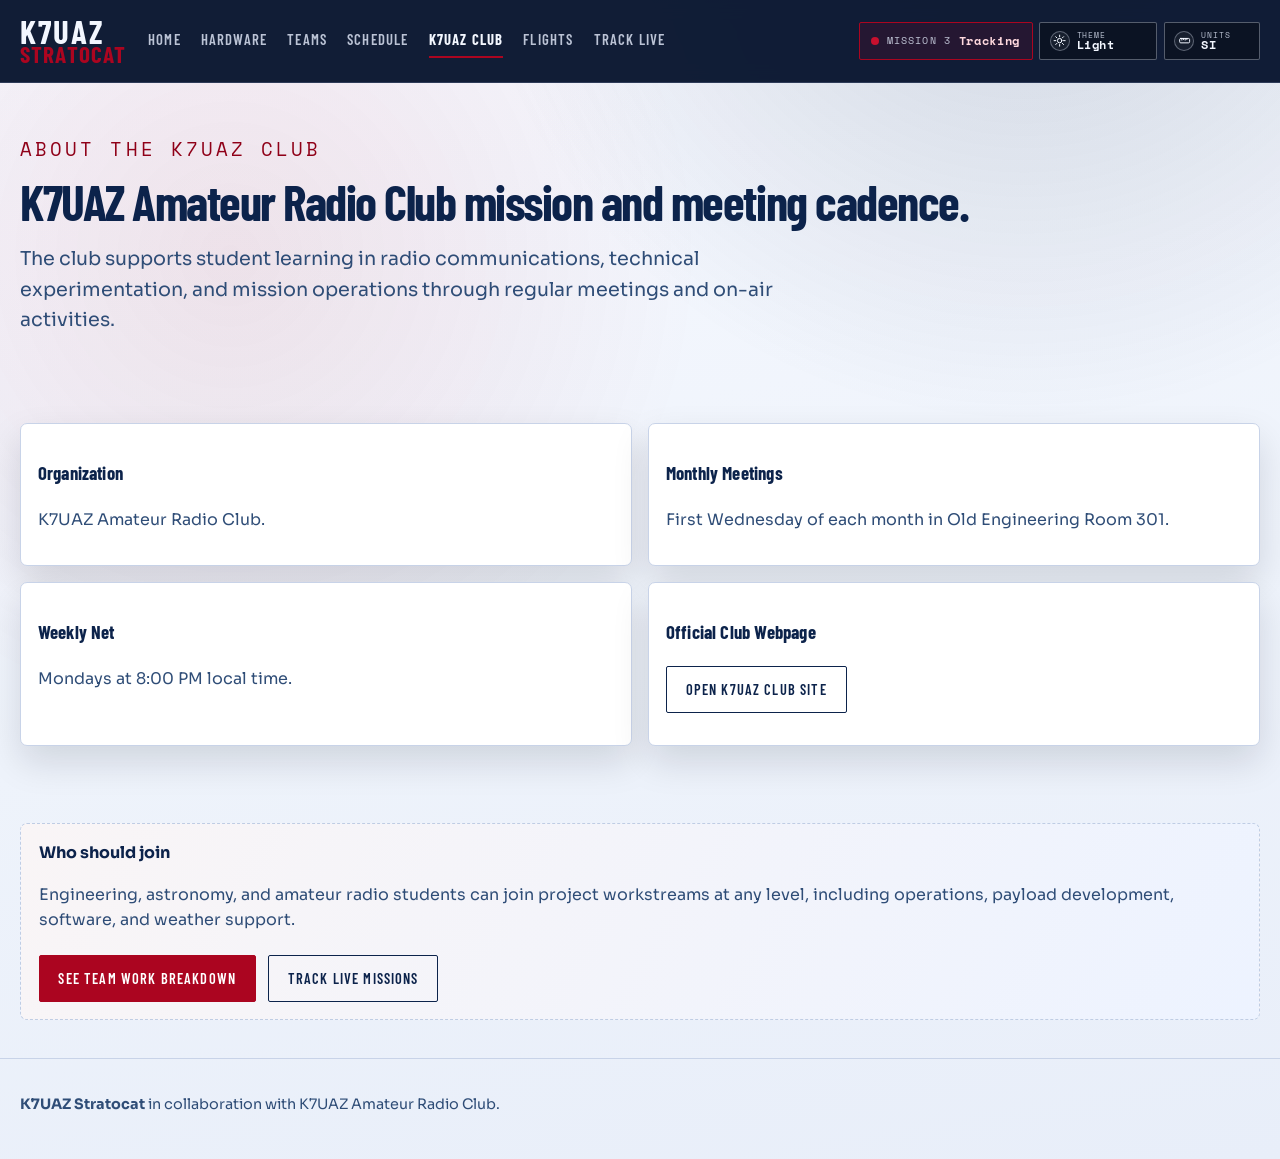
<file: club.html>
<!doctype html>
<html lang="en">
  <head>
    <meta charset="UTF-8" />
    <meta name="viewport" content="width=device-width, initial-scale=1.0" />
    <title>K7UAZ Stratocat | About K7UAZ Club</title>
    <meta
      name="description"
      content="About the K7UAZ Amateur Radio Club, meeting cadence, weekly net, and official webpage."
    />
    <link rel="stylesheet" href="assets/css/styles.css?v=20260406-theme-fix-2" />
  </head>
  <body>
    <header class="site-header">
      <div class="layout nav">
        <a class="brand" href="index.html">K7UAZ <span>Stratocat</span></a>
        <button class="menu-toggle" data-menu-toggle aria-expanded="false" aria-controls="menu">Menu</button>
        <nav id="menu" class="nav-menu" data-menu>
          <a href="index.html" data-nav>Home</a>
          <a href="hardware.html" data-nav>Hardware</a>
          <a href="teams.html" data-nav>Teams</a>
          <a href="schedule.html" data-nav>Schedule</a>
          <a href="club.html" data-nav>K7UAZ Club</a>
          <a href="flights.html" data-nav>Flights</a>
          <a href="tracking.html" data-nav>Track Live</a>
        </nav>
      </div>
    </header>

    <main>
      <section class="page-hero">
        <div class="layout reveal">
          <p class="eyebrow">About the K7UAZ Club</p>
          <h1>K7UAZ Amateur Radio Club mission and meeting cadence.</h1>
          <p>
            The club supports student learning in radio communications, technical experimentation, and mission operations
            through regular meetings and on-air activities.
          </p>
        </div>
      </section>

      <section class="section-tight">
        <div class="layout club-grid reveal">
          <article class="card">
            <h3>Organization</h3>
            <p>K7UAZ Amateur Radio Club.</p>
          </article>
          <article class="card">
            <h3>Monthly Meetings</h3>
            <p>First Wednesday of each month in Old Engineering Room 301.</p>
          </article>
          <article class="card">
            <h3>Weekly Net</h3>
            <p>Mondays at 8:00 PM local time.</p>
          </article>
          <article class="card">
            <h3>Official Club Webpage</h3>
            <p>
              <a class="button button-ghost" href="https://sites.google.com/site/k7uazclub" target="_blank" rel="noreferrer"
                >Open K7UAZ Club Site</a
              >
            </p>
          </article>
        </div>
      </section>

      <section class="section-tight">
        <div class="layout soft-panel reveal">
          <strong>Who should join</strong>
          <p>
            Engineering, astronomy, and amateur radio students can join project workstreams at any level, including operations,
            payload development, software, and weather support.
          </p>
          <div class="button-row">
            <a class="button" href="teams.html">See Team Work Breakdown</a>
            <a class="button button-ghost" href="tracking.html">Track Live Missions</a>
          </div>
        </div>
      </section>
    </main>

    <footer class="footer">
      <div class="layout">
        <p><strong>K7UAZ Stratocat</strong> in collaboration with K7UAZ Amateur Radio Club.</p>
      </div>
    </footer>

    <script src="assets/js/site.js?v=20260425-mission3-live"></script>
  </body>
</html>
</file>
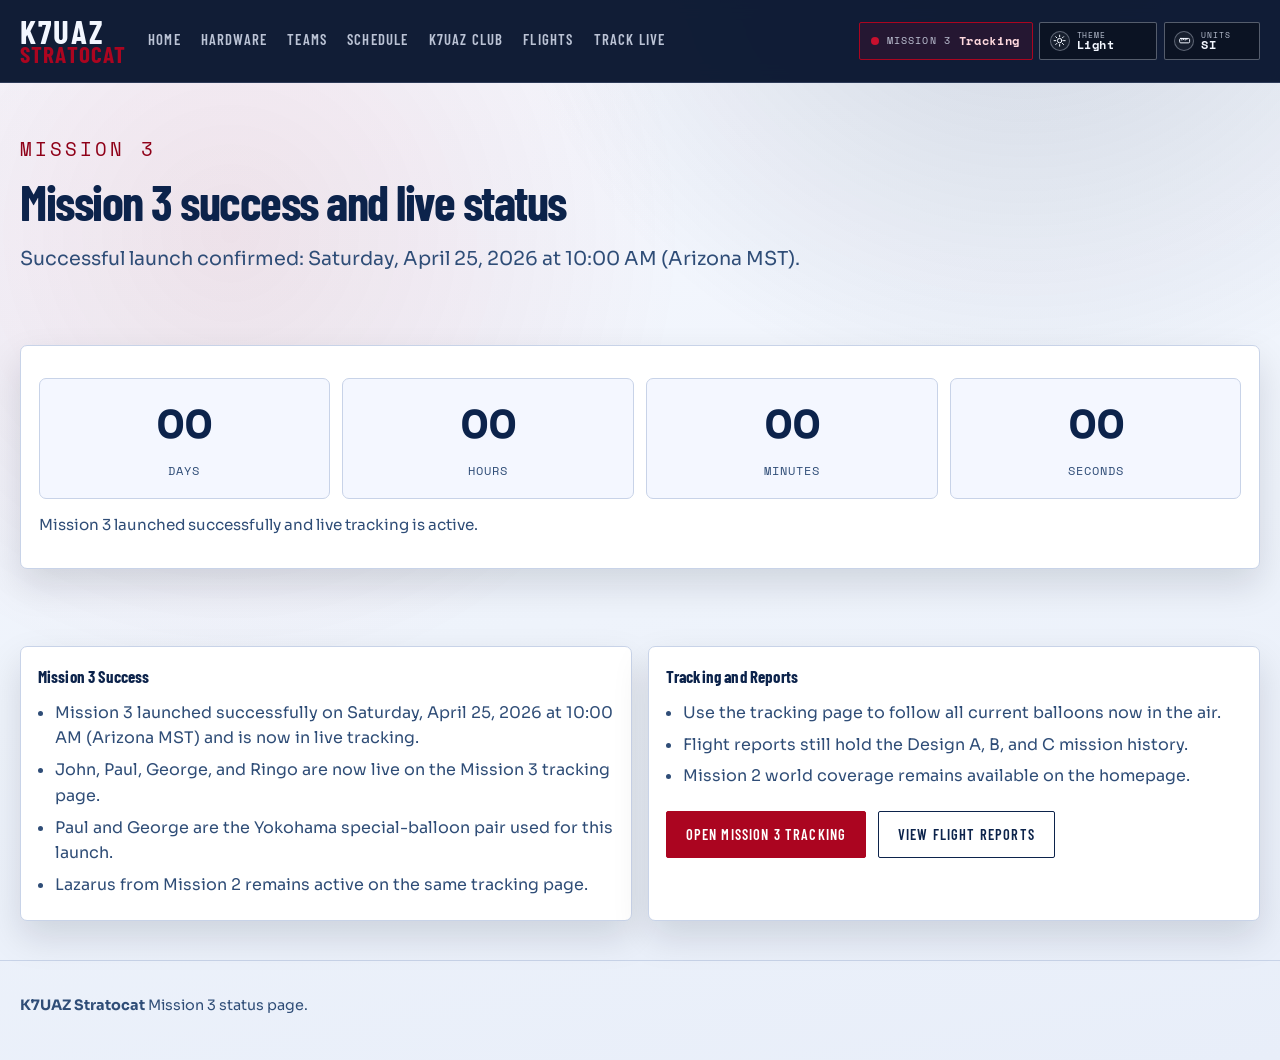
<file: countdown.html>
<!doctype html>
<html lang="en">
  <head>
    <meta charset="UTF-8" />
    <meta name="viewport" content="width=device-width, initial-scale=1.0" />
    <title>K7UAZ Stratocat | Mission 3 Status</title>
    <meta
      name="description"
      content="Mission 3 success and live status page for the K7UAZ Stratocat project, with direct links to live tracking."
    />
    <link rel="stylesheet" href="assets/css/styles.css?v=20260412-mission3-elapsed-fix" />
  </head>
  <body>
    <header class="site-header">
      <div class="layout nav">
        <a class="brand" href="index.html">K7UAZ <span>Stratocat</span></a>
        <button class="menu-toggle" data-menu-toggle aria-expanded="false" aria-controls="menu">Menu</button>
        <nav id="menu" class="nav-menu" data-menu>
          <a href="index.html" data-nav>Home</a>
          <a href="hardware.html" data-nav>Hardware</a>
          <a href="teams.html" data-nav>Teams</a>
          <a href="schedule.html" data-nav>Schedule</a>
          <a href="club.html" data-nav>K7UAZ Club</a>
          <a href="flights.html" data-nav>Flights</a>
          <a href="tracking.html" data-nav>Track Live</a>
        </nav>
      </div>
    </header>

    <main>
      <section class="page-hero">
        <div class="layout reveal">
          <p class="eyebrow">Mission 3</p>
          <h1>Mission 3 success and live status</h1>
          <p>Successful launch confirmed: <span data-next-launch-label>Saturday, April 25, 2026 at 10:00 AM (Arizona MST)</span>.</p>
        </div>
      </section>

      <section class="section-tight">
        <div class="layout card reveal" style="padding: 1rem 1.1rem">
          <div class="countdown-grid">
            <div class="countdown-cell">
              <strong id="countdown-days">00</strong>
              <span>Days</span>
            </div>
            <div class="countdown-cell">
              <strong id="countdown-hours">00</strong>
              <span>Hours</span>
            </div>
            <div class="countdown-cell">
              <strong id="countdown-minutes">00</strong>
              <span>Minutes</span>
            </div>
            <div class="countdown-cell">
              <strong id="countdown-seconds">00</strong>
              <span>Seconds</span>
            </div>
          </div>
          <p id="countdown-state" class="inline-note">Mission 3 launched successfully and live tracking is active.</p>
        </div>
      </section>

      <section class="section-tight">
        <div class="layout split reveal">
          <article class="card">
            <h3>Mission 3 Success</h3>
            <ul>
              <li><span data-launch-window-countdown-summary>Mission 3 launched successfully on April 25, 2026 at 10:00 AM Arizona MST and is now in live tracking.</span></li>
              <li>John, Paul, George, and Ringo are now live on the Mission 3 tracking page.</li>
              <li>Paul and George are the Yokohama special-balloon pair used for this launch.</li>
              <li>Lazarus from Mission 2 remains active on the same tracking page.</li>
            </ul>
          </article>
          <article class="card">
            <h3>Tracking and Reports</h3>
            <ul>
              <li>Use the tracking page to follow all current balloons now in the air.</li>
              <li>Flight reports still hold the Design A, B, and C mission history.</li>
              <li>Mission 2 world coverage remains available on the homepage.</li>
            </ul>
            <div class="button-row">
              <a class="button" href="tracking.html">Open Mission 3 Tracking</a>
              <a class="button button-ghost" href="flights.html">View Flight Reports</a>
            </div>
          </article>
        </div>
      </section>
    </main>

    <footer class="footer">
      <div class="layout">
        <p><strong>K7UAZ Stratocat</strong> Mission 3 status page.</p>
      </div>
    </footer>

    <script src="assets/js/site.js?v=20260425-mission3-live"></script>
    <script src="assets/js/mission-data.js?v=20260425-mission3-live"></script>
    <script src="assets/js/countdown.js?v=20260425-mission3-live"></script>
    <script src="assets/js/components.js?v=20260425-mission3-live"></script>
  </body>
</html>
</file>
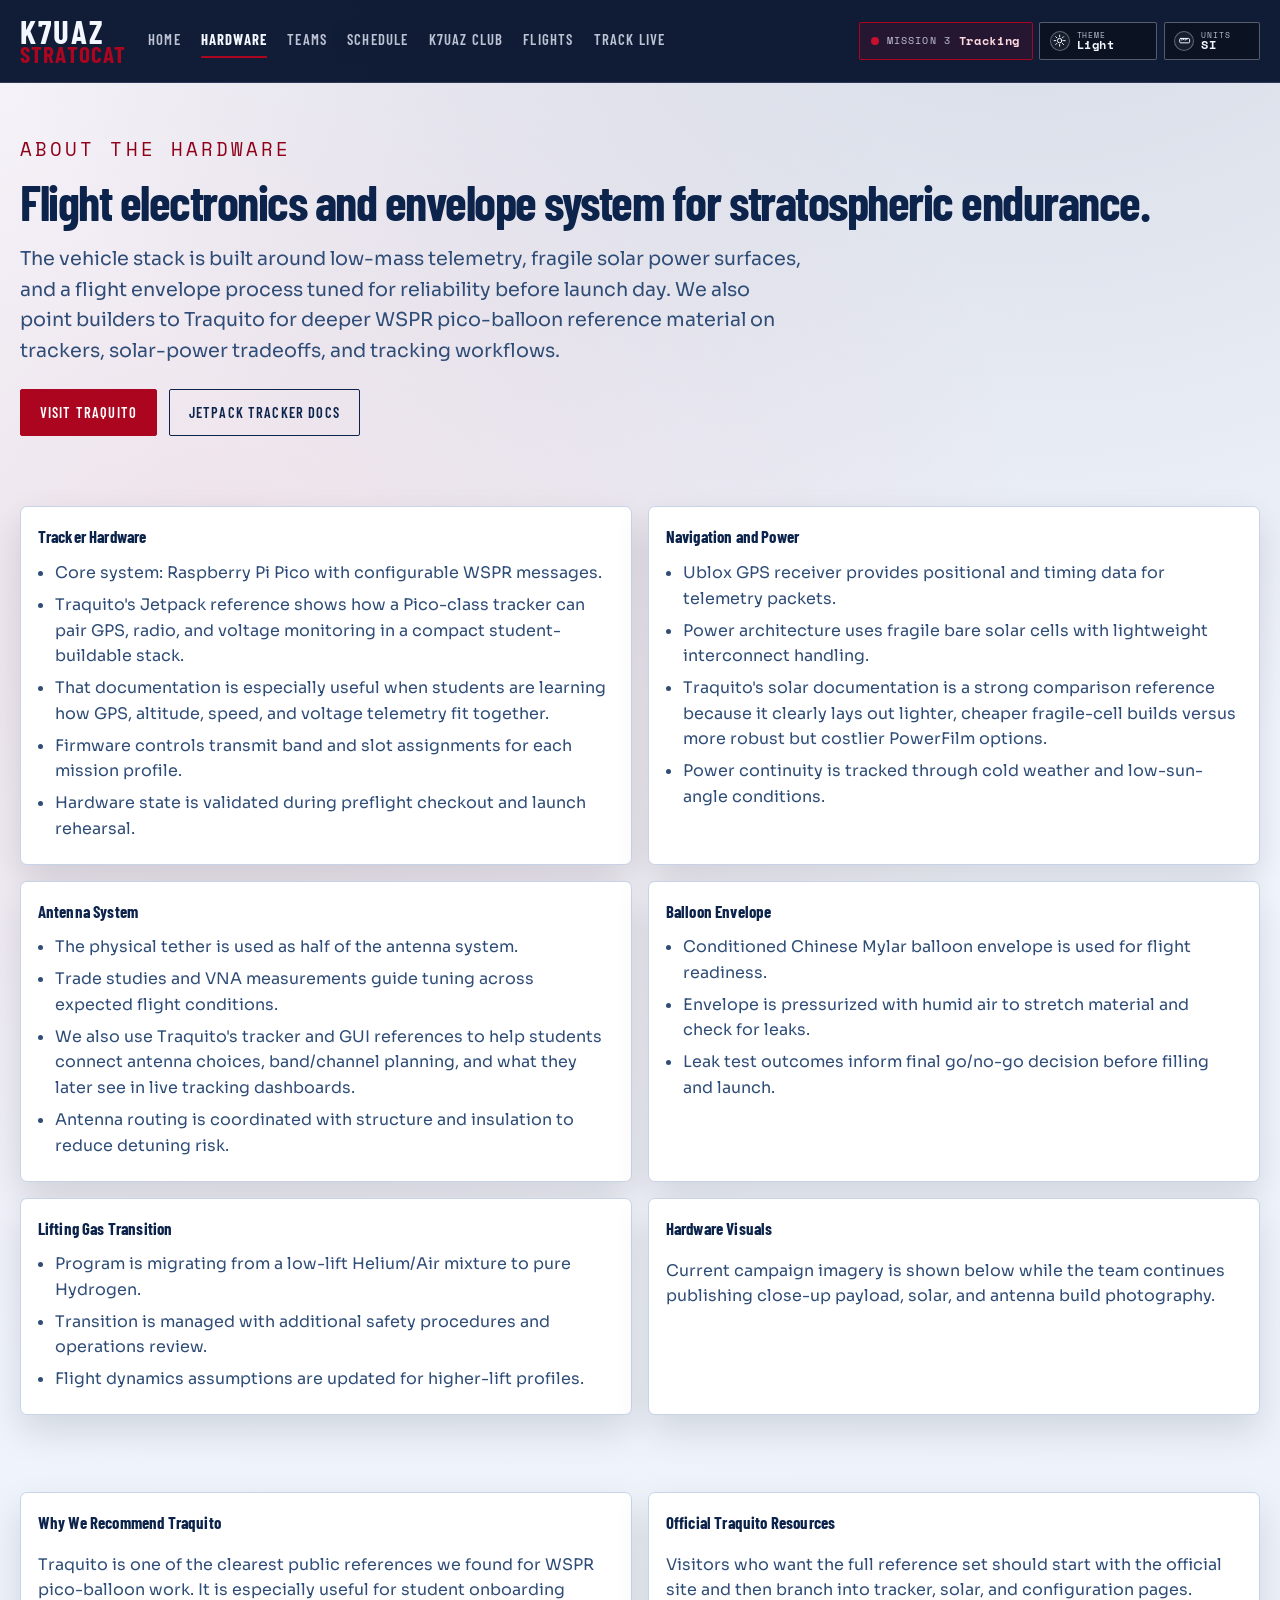
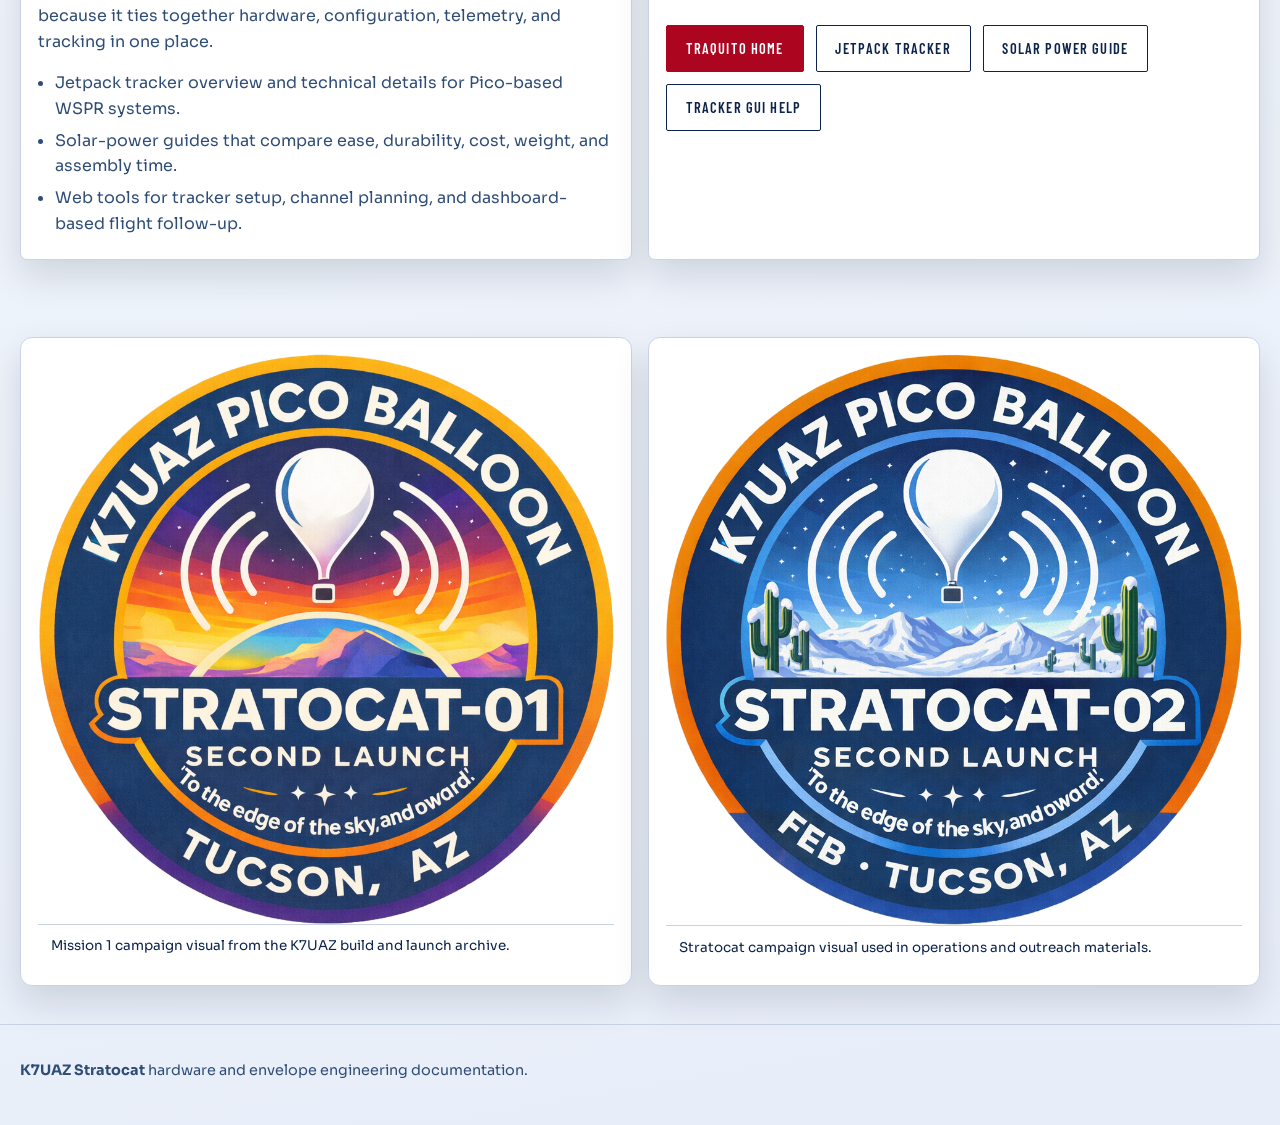
<file: design.html>
<!doctype html>
<html lang="en">
  <head>
    <meta charset="UTF-8" />
    <meta http-equiv="refresh" content="0; url=hardware.html" />
    <meta name="viewport" content="width=device-width, initial-scale=1.0" />
    <title>K7UAZ Stratocat | Redirect</title>
  </head>
  <body>
    <p>This page moved to <a href="hardware.html">hardware.html</a>.</p>
  </body>
</html>
</file>
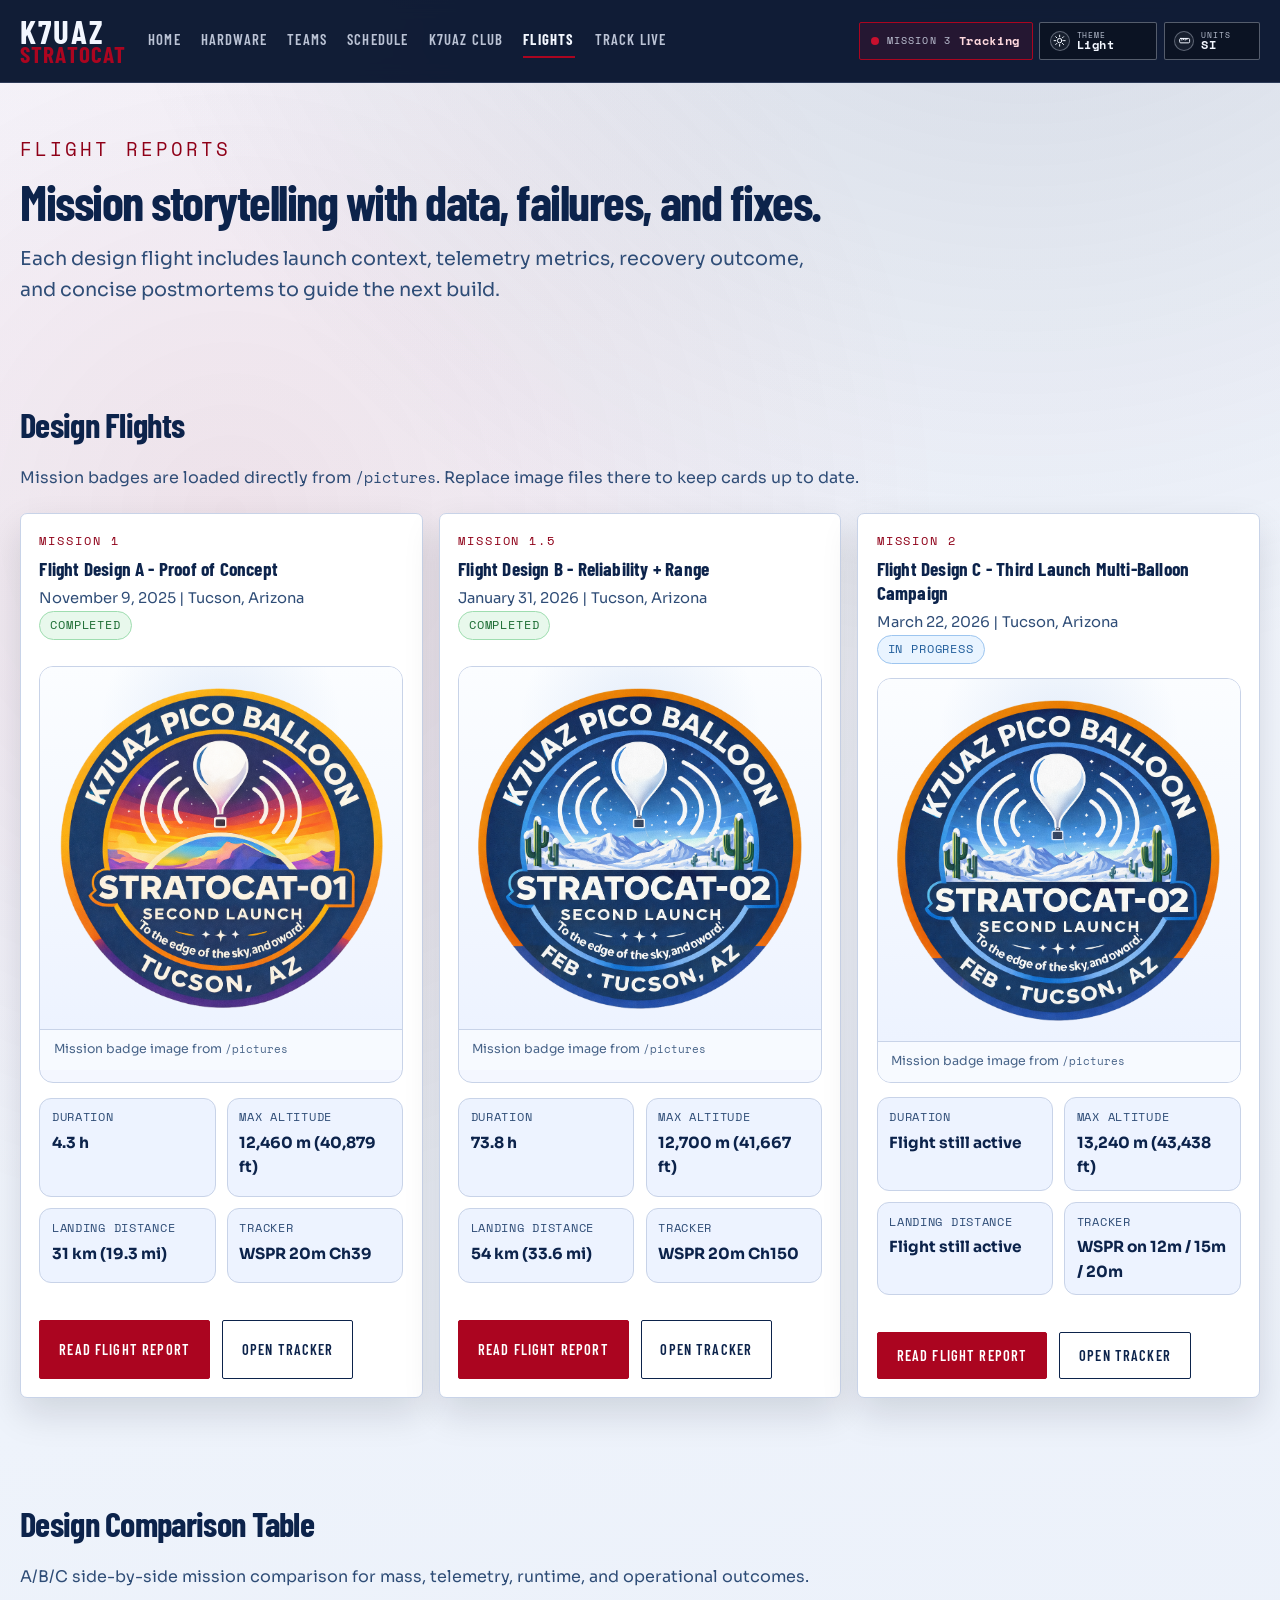
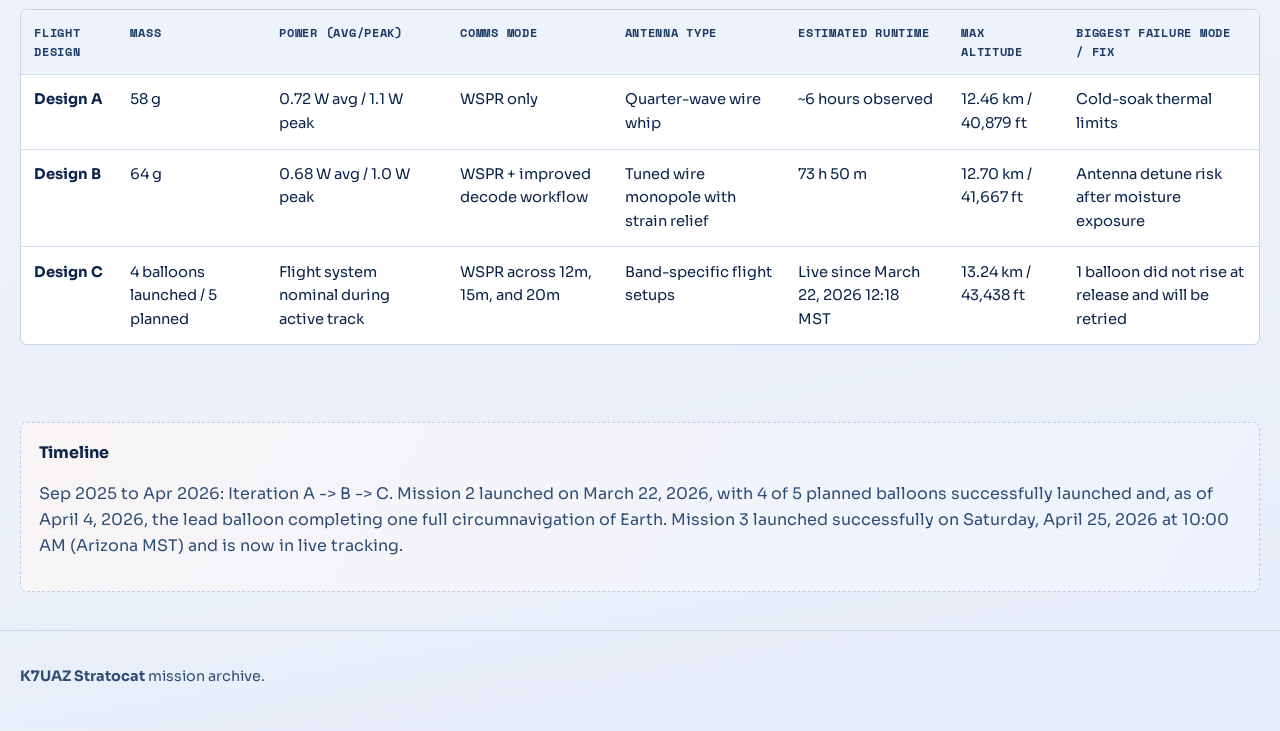
<file: flights.html>
<!doctype html>
<html lang="en">
  <head>
    <meta charset="UTF-8" />
    <meta name="viewport" content="width=device-width, initial-scale=1.0" />
    <title>K7UAZ Stratocat | Flights</title>
    <meta
      name="description"
      content="Flight reports for K7UAZ Stratocat missions with metrics, mission badges, and lessons learned."
    />
    <link rel="stylesheet" href="assets/css/styles.css?v=20260412-mission3-elapsed-fix" />
  </head>
  <body>
    <header class="site-header">
      <div class="layout nav">
        <a class="brand" href="index.html">K7UAZ <span>Stratocat</span></a>
        <button class="menu-toggle" data-menu-toggle aria-expanded="false" aria-controls="menu">Menu</button>
        <nav id="menu" class="nav-menu" data-menu>
          <a href="index.html" data-nav>Home</a>
          <a href="hardware.html" data-nav>Hardware</a>
          <a href="teams.html" data-nav>Teams</a>
          <a href="schedule.html" data-nav>Schedule</a>
          <a href="club.html" data-nav>K7UAZ Club</a>
          <a href="flights.html" data-nav>Flights</a>
          <a href="tracking.html" data-nav>Track Live</a>
        </nav>
      </div>
    </header>

    <main>
      <section class="page-hero">
        <div class="layout reveal">
          <p class="eyebrow">Flight Reports</p>
          <h1>Mission storytelling with data, failures, and fixes.</h1>
          <p>
            Each design flight includes launch context, telemetry metrics, recovery outcome, and concise postmortems to
            guide the next build.
          </p>
        </div>
      </section>

      <section class="section">
        <div class="layout reveal">
          <h2 class="section-title">Design Flights</h2>
          <p class="section-intro">
            Mission badges are loaded directly from <code>/pictures</code>. Replace image files there to keep cards up to
            date.
          </p>
          <div class="flight-grid" data-mission-cards="flights"></div>
        </div>
      </section>

      <section class="section-tight">
        <div class="layout reveal">
          <h2 class="section-title">Design Comparison Table</h2>
          <p class="section-intro">A/B/C side-by-side mission comparison for mass, telemetry, runtime, and operational outcomes.</p>
          <div class="table-wrap">
            <table>
              <thead>
                <tr>
                  <th scope="col">Flight Design</th>
                  <th scope="col">Mass</th>
                  <th scope="col">Power (avg/peak)</th>
                  <th scope="col">Comms Mode</th>
                  <th scope="col">Antenna Type</th>
                  <th scope="col">Estimated Runtime</th>
                  <th scope="col">Max Altitude</th>
                  <th scope="col">Biggest Failure Mode / Fix</th>
                </tr>
              </thead>
              <tbody id="comparison-table-body"></tbody>
            </table>
          </div>
        </div>
      </section>

      <section class="section-tight">
        <div class="layout soft-panel reveal">
          <strong>Timeline</strong>
          <p>
            Sep 2025 to Apr 2026: Iteration A -> B -> C. Mission 2 launched on
            <span data-latest-launch-label>March 22, 2026</span>, with 4 of 5 planned balloons successfully launched
            and, as of April 4, 2026, the lead balloon completing one full circumnavigation of Earth.
            <span data-launch-window-timeline-summary>
              Mission 3 launched successfully on
              <span data-next-launch-label>Saturday, April 25, 2026 at 10:00 AM (Arizona MST)</span> and is now in
              live tracking.
            </span>
          </p>
        </div>
      </section>
    </main>

    <footer class="footer">
      <div class="layout">
        <p><strong>K7UAZ Stratocat</strong> mission archive.</p>
      </div>
    </footer>

    <script src="assets/js/site.js?v=20260425-mission3-live"></script>
    <script src="assets/js/mission-data.js?v=20260425-mission3-live"></script>
    <script src="assets/js/components.js?v=20260425-mission3-live"></script>
  </body>
</html>
</file>
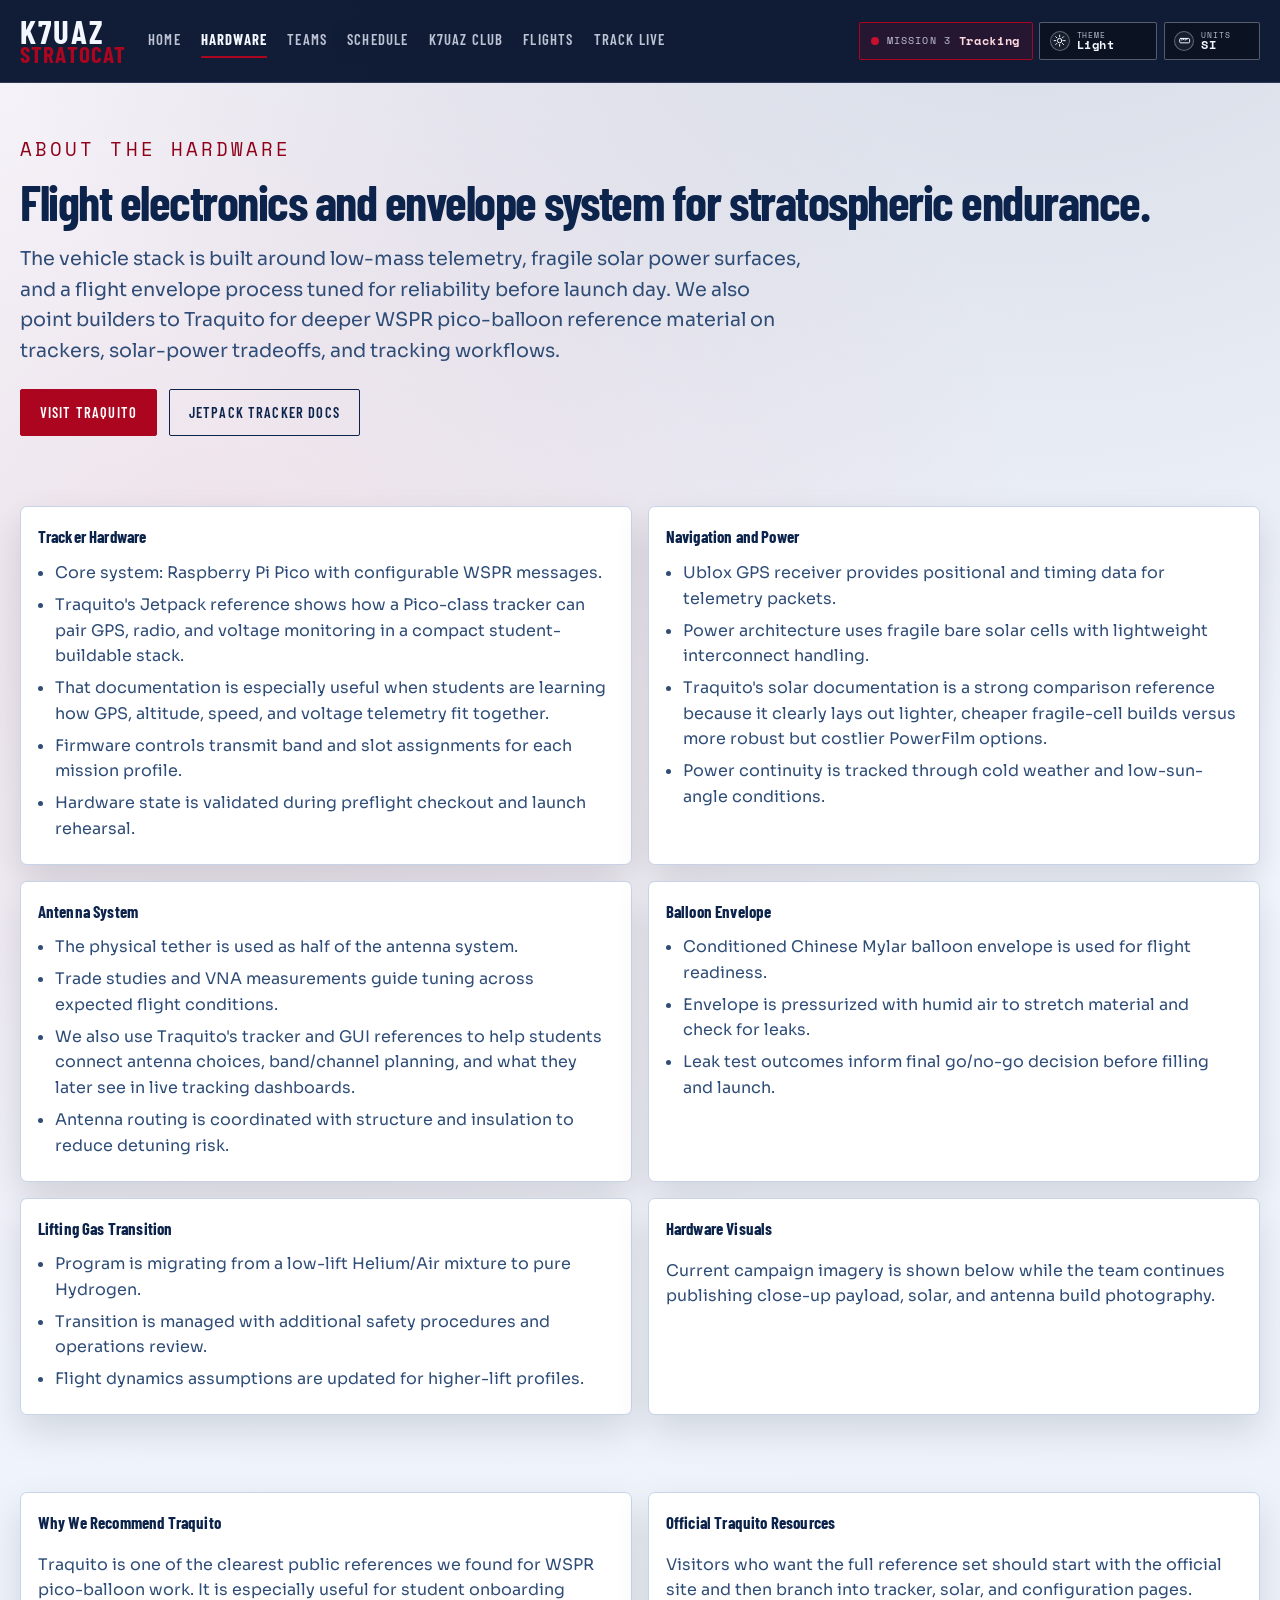
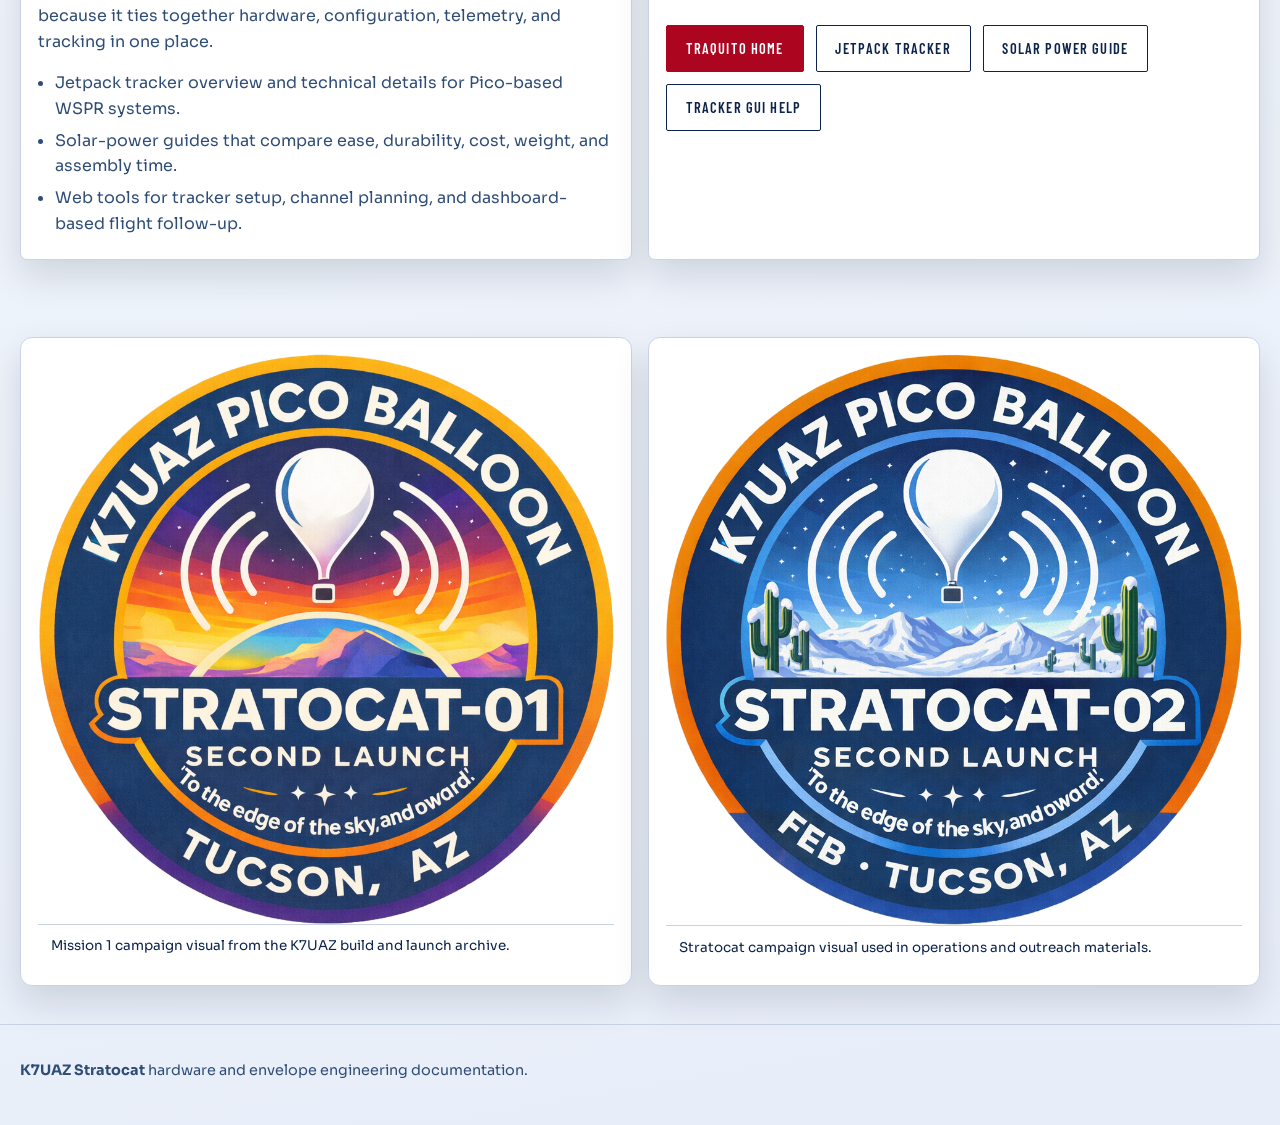
<file: hardware.html>
<!doctype html>
<html lang="en">
  <head>
    <meta charset="UTF-8" />
    <meta name="viewport" content="width=device-width, initial-scale=1.0" />
    <title>K7UAZ Stratocat | About the Hardware</title>
    <meta
      name="description"
      content="Hardware architecture for the K7UAZ Stratocat mission including WSPR Pico, GPS, solar, antenna, and balloon systems."
    />
    <link rel="stylesheet" href="assets/css/styles.css?v=20260406-theme-fix-2" />
  </head>
  <body>
    <header class="site-header">
      <div class="layout nav">
        <a class="brand" href="index.html">K7UAZ <span>Stratocat</span></a>
        <button class="menu-toggle" data-menu-toggle aria-expanded="false" aria-controls="menu">Menu</button>
        <nav id="menu" class="nav-menu" data-menu>
          <a href="index.html" data-nav>Home</a>
          <a href="hardware.html" data-nav>Hardware</a>
          <a href="teams.html" data-nav>Teams</a>
          <a href="schedule.html" data-nav>Schedule</a>
          <a href="club.html" data-nav>K7UAZ Club</a>
          <a href="flights.html" data-nav>Flights</a>
          <a href="tracking.html" data-nav>Track Live</a>
        </nav>
      </div>
    </header>

    <main>
      <section class="page-hero">
        <div class="layout reveal">
          <p class="eyebrow">About the Hardware</p>
          <h1>Flight electronics and envelope system for stratospheric endurance.</h1>
          <p>
            The vehicle stack is built around low-mass telemetry, fragile solar power surfaces, and a flight envelope process
            tuned for reliability before launch day. We also point builders to Traquito for deeper WSPR pico-balloon
            reference material on trackers, solar-power tradeoffs, and tracking workflows.
          </p>
          <div class="button-row">
            <a class="button" href="https://traquito.github.io/" target="_blank" rel="noopener noreferrer">Visit Traquito</a>
            <a class="button button-ghost" href="https://traquito.github.io/tracker/" target="_blank" rel="noopener noreferrer"
              >Jetpack Tracker Docs</a
            >
          </div>
        </div>
      </section>

      <section class="section-tight">
        <div class="layout split reveal">
          <article class="card">
            <h3>Tracker Hardware</h3>
            <ul>
              <li>Core system: Raspberry Pi Pico with configurable WSPR messages.</li>
              <li>
                Traquito's Jetpack reference shows how a Pico-class tracker can pair GPS, radio, and voltage monitoring in a
                compact student-buildable stack.
              </li>
              <li>That documentation is especially useful when students are learning how GPS, altitude, speed, and voltage telemetry fit together.</li>
              <li>Firmware controls transmit band and slot assignments for each mission profile.</li>
              <li>Hardware state is validated during preflight checkout and launch rehearsal.</li>
            </ul>
          </article>
          <article class="card">
            <h3>Navigation and Power</h3>
            <ul>
              <li>Ublox GPS receiver provides positional and timing data for telemetry packets.</li>
              <li>Power architecture uses fragile bare solar cells with lightweight interconnect handling.</li>
              <li>
                Traquito's solar documentation is a strong comparison reference because it clearly lays out lighter, cheaper
                fragile-cell builds versus more robust but costlier PowerFilm options.
              </li>
              <li>Power continuity is tracked through cold weather and low-sun-angle conditions.</li>
            </ul>
          </article>
          <article class="card">
            <h3>Antenna System</h3>
            <ul>
              <li>The physical tether is used as half of the antenna system.</li>
              <li>Trade studies and VNA measurements guide tuning across expected flight conditions.</li>
              <li>
                We also use Traquito's tracker and GUI references to help students connect antenna choices, band/channel
                planning, and what they later see in live tracking dashboards.
              </li>
              <li>Antenna routing is coordinated with structure and insulation to reduce detuning risk.</li>
            </ul>
          </article>
          <article class="card">
            <h3>Balloon Envelope</h3>
            <ul>
              <li>Conditioned Chinese Mylar balloon envelope is used for flight readiness.</li>
              <li>Envelope is pressurized with humid air to stretch material and check for leaks.</li>
              <li>Leak test outcomes inform final go/no-go decision before filling and launch.</li>
            </ul>
          </article>
          <article class="card">
            <h3>Lifting Gas Transition</h3>
            <ul>
              <li>Program is migrating from a low-lift Helium/Air mixture to pure Hydrogen.</li>
              <li>Transition is managed with additional safety procedures and operations review.</li>
              <li>Flight dynamics assumptions are updated for higher-lift profiles.</li>
            </ul>
          </article>
          <article class="card">
            <h3>Hardware Visuals</h3>
            <p>
              Current campaign imagery is shown below while the team continues publishing close-up payload, solar, and antenna
              build photography.
            </p>
          </article>
        </div>
      </section>

      <section class="section-tight">
        <div class="layout split reveal">
          <article class="card">
            <h3>Why We Recommend Traquito</h3>
            <p>
              Traquito is one of the clearest public references we found for WSPR pico-balloon work. It is especially useful
              for student onboarding because it ties together hardware, configuration, telemetry, and tracking in one place.
            </p>
            <ul>
              <li>Jetpack tracker overview and technical details for Pico-based WSPR systems.</li>
              <li>Solar-power guides that compare ease, durability, cost, weight, and assembly time.</li>
              <li>Web tools for tracker setup, channel planning, and dashboard-based flight follow-up.</li>
            </ul>
          </article>
          <article class="card">
            <h3>Official Traquito Resources</h3>
            <p>
              Visitors who want the full reference set should start with the official site and then branch into tracker,
              solar, and configuration pages.
            </p>
            <div class="button-row">
              <a class="button" href="https://traquito.github.io/" target="_blank" rel="noopener noreferrer">Traquito Home</a>
              <a class="button button-ghost" href="https://traquito.github.io/tracker/" target="_blank" rel="noopener noreferrer"
                >Jetpack Tracker</a
              >
              <a class="button button-ghost" href="https://traquito.github.io/solar/" target="_blank" rel="noopener noreferrer"
                >Solar Power Guide</a
              >
              <a
                class="button button-ghost"
                href="https://traquito.github.io/trackergui/help/"
                target="_blank"
                rel="noopener noreferrer"
                >Tracker GUI Help</a
              >
            </div>
          </article>
        </div>
      </section>

      <section class="section-tight">
        <div class="layout split reveal">
          <figure class="hardware-visual card">
            <img src="pictures/stratocat01.png" alt="Mission 1 campaign visual" />
            <figcaption>Mission 1 campaign visual from the K7UAZ build and launch archive.</figcaption>
          </figure>
          <figure class="hardware-visual card">
            <img src="pictures/stratocat02.png" alt="Stratocat campaign visual" />
            <figcaption>Stratocat campaign visual used in operations and outreach materials.</figcaption>
          </figure>
        </div>
      </section>
    </main>

    <footer class="footer">
      <div class="layout">
        <p><strong>K7UAZ Stratocat</strong> hardware and envelope engineering documentation.</p>
      </div>
    </footer>

    <script src="assets/js/site.js?v=20260425-mission3-live"></script>
  </body>
</html>
</file>
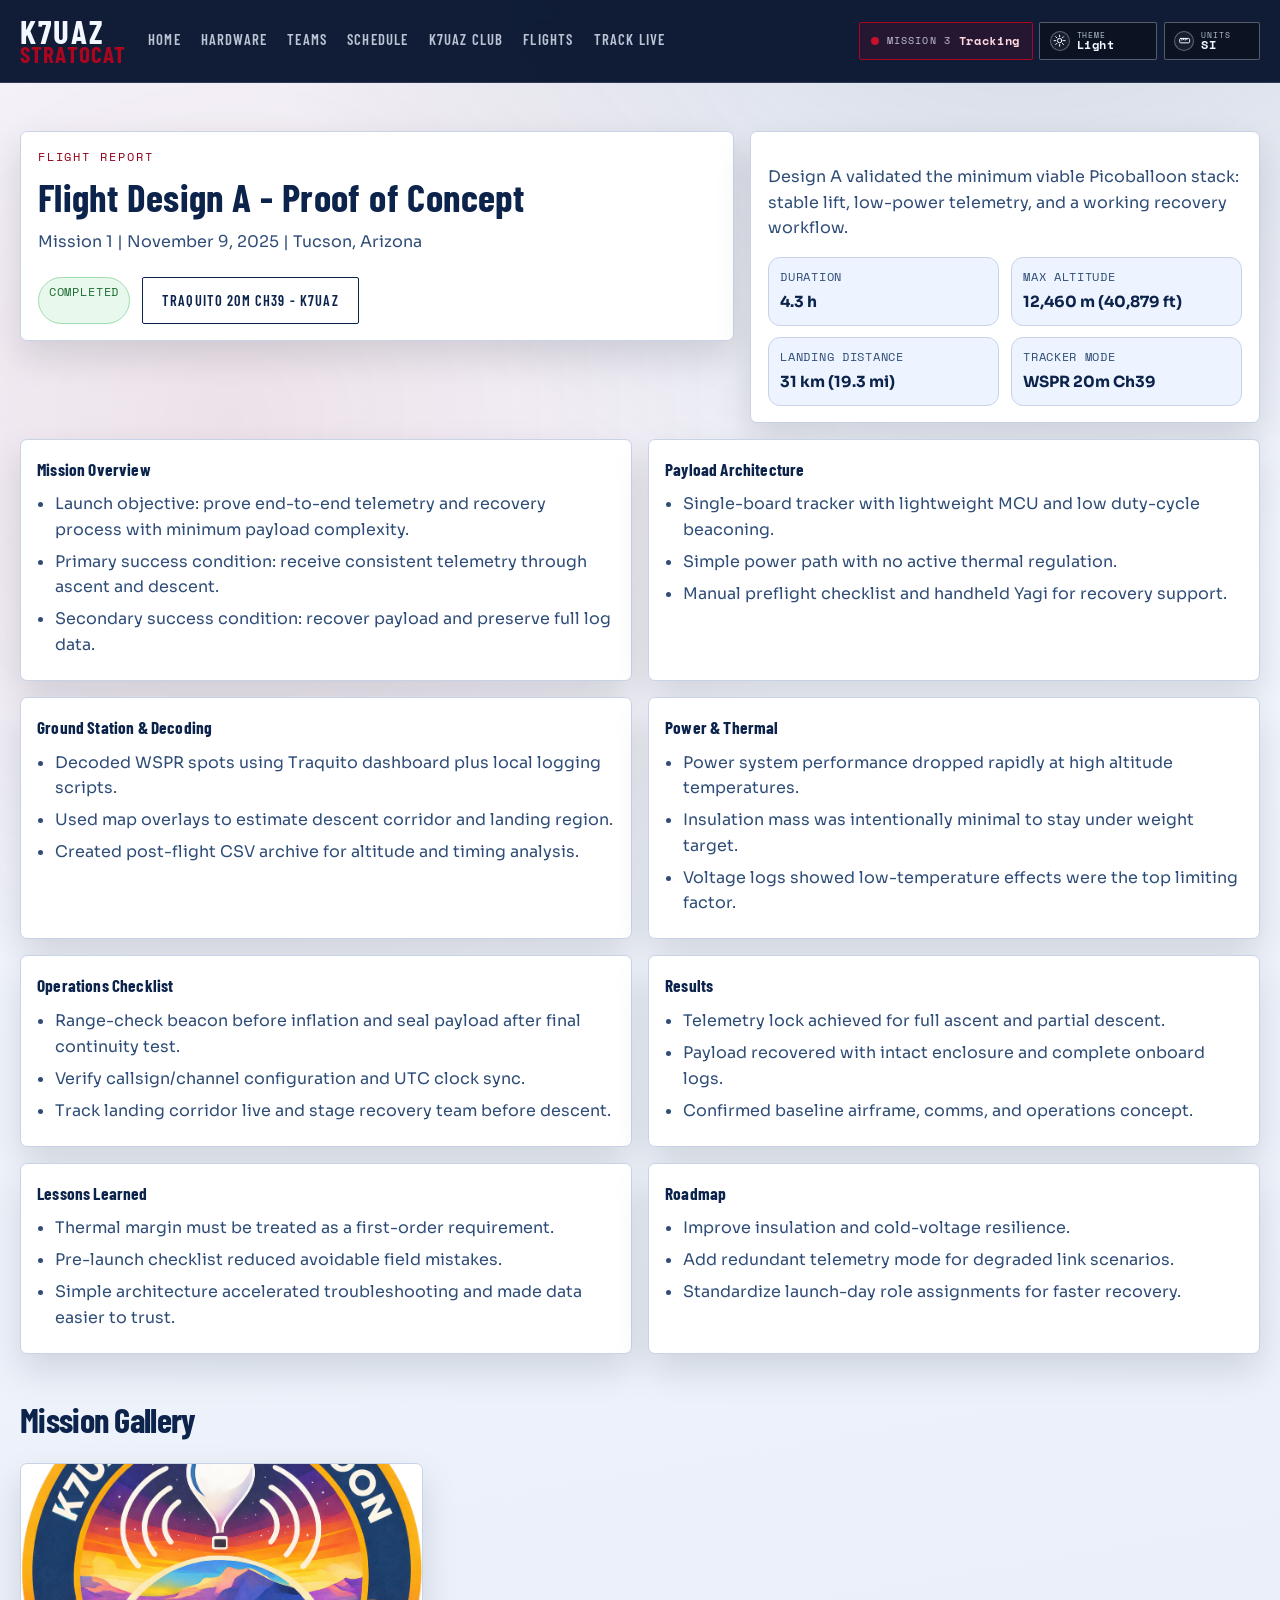
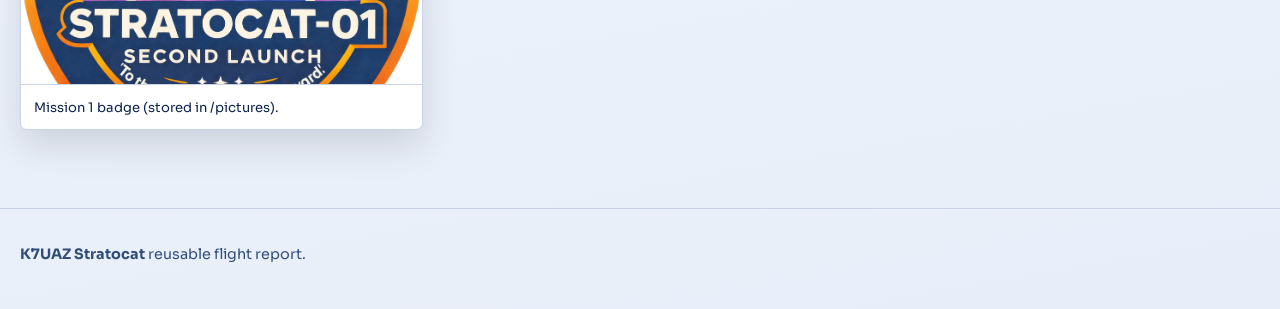
<file: report.html>
<!doctype html>
<html lang="en">
  <head>
    <meta charset="UTF-8" />
    <meta name="viewport" content="width=device-width, initial-scale=1.0" />
    <title>K7UAZ Stratocat | Flight Report</title>
    <meta
      name="description"
      content="Reusable flight report page for K7UAZ Stratocat missions with metrics, architecture, and lessons learned."
    />
    <link rel="stylesheet" href="assets/css/styles.css?v=20260412-mission3-elapsed-fix" />
  </head>
  <body>
    <header class="site-header">
      <div class="layout nav">
        <a class="brand" href="index.html">K7UAZ <span>Stratocat</span></a>
        <button class="menu-toggle" data-menu-toggle aria-expanded="false" aria-controls="menu">Menu</button>
        <nav id="menu" class="nav-menu" data-menu>
          <a href="index.html" data-nav>Home</a>
          <a href="hardware.html" data-nav>Hardware</a>
          <a href="teams.html" data-nav>Teams</a>
          <a href="schedule.html" data-nav>Schedule</a>
          <a href="club.html" data-nav>K7UAZ Club</a>
          <a href="flights.html" data-nav>Flights</a>
          <a href="tracking.html" data-nav>Track Live</a>
        </nav>
      </div>
    </header>

    <main class="report-shell" data-report-page>
      <div class="layout reveal">
        <div class="report-header">
          <article class="card">
            <p class="eyebrow">Flight Report</p>
            <h1 id="report-title">Mission Report</h1>
            <p class="report-meta" id="report-subtitle"></p>
            <div class="button-row">
              <span id="report-status" class="status-pill">Status</span>
              <a class="button button-ghost" id="report-link" href="#" target="_blank" rel="noreferrer">Tracking link</a>
            </div>
          </article>
          <article class="card">
            <p id="report-intro"></p>
            <div class="metric-grid compact" id="report-metrics"></div>
          </article>
        </div>

        <div class="report-sections">
          <article class="card">
            <h2>Mission Overview</h2>
            <ul id="report-mission-overview"></ul>
          </article>
          <article class="card">
            <h2>Payload Architecture</h2>
            <ul id="report-architecture"></ul>
          </article>
          <article class="card">
            <h2>Ground Station &amp; Decoding</h2>
            <ul id="report-ground"></ul>
          </article>
          <article class="card">
            <h2>Power &amp; Thermal</h2>
            <ul id="report-power"></ul>
          </article>
          <article class="card">
            <h2>Operations Checklist</h2>
            <ul id="report-ops"></ul>
          </article>
          <article class="card">
            <h2>Results</h2>
            <ul id="report-results"></ul>
          </article>
          <article class="card">
            <h2>Lessons Learned</h2>
            <ul id="report-lessons"></ul>
          </article>
          <article class="card">
            <h2>Roadmap</h2>
            <ul id="report-roadmap"></ul>
          </article>
        </div>

        <section class="section-tight">
          <h2 class="section-title">Mission Gallery</h2>
          <div class="report-gallery" id="report-gallery"></div>
        </section>
      </div>
    </main>

    <footer class="footer">
      <div class="layout">
        <p><strong>K7UAZ Stratocat</strong> reusable flight report.</p>
      </div>
    </footer>

    <script src="assets/js/site.js?v=20260425-mission3-live"></script>
    <script src="assets/js/mission-data.js?v=20260425-mission3-live"></script>
    <script src="assets/js/components.js?v=20260425-mission3-live"></script>
  </body>
</html>
</file>
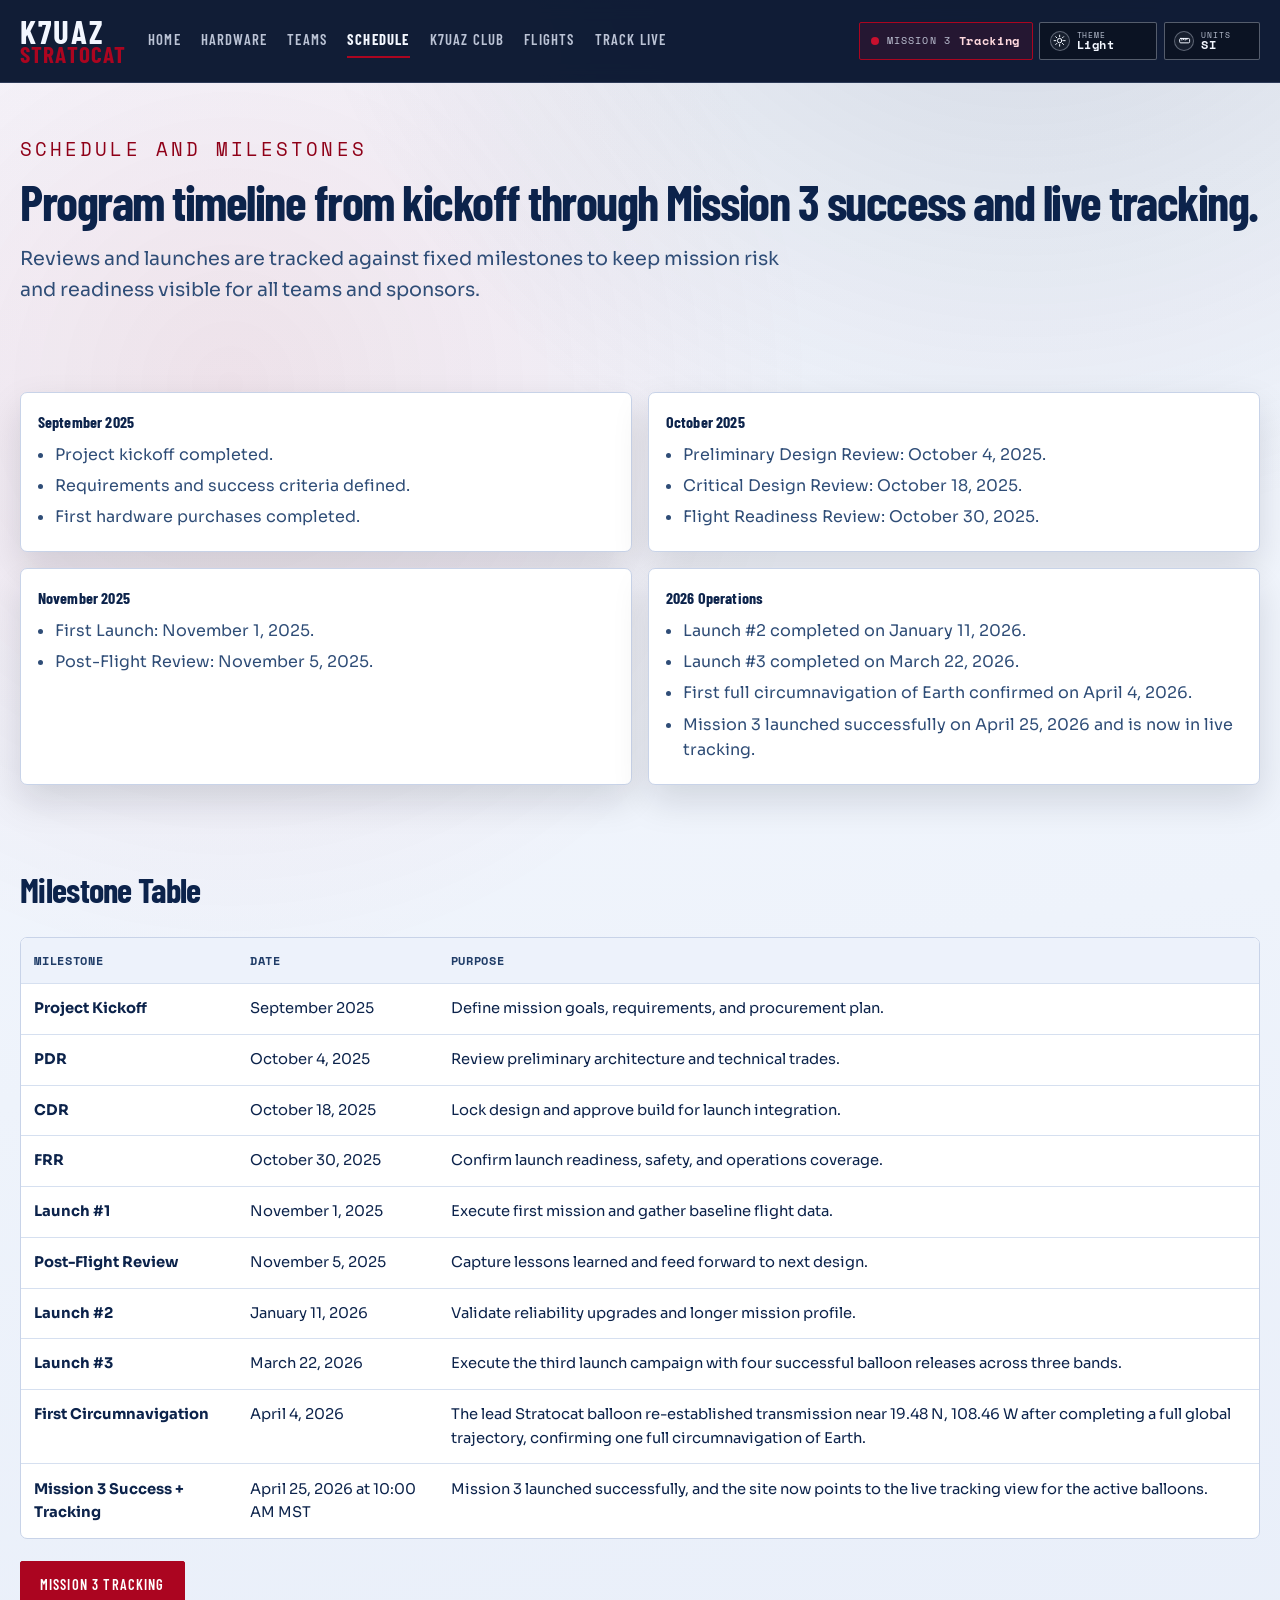
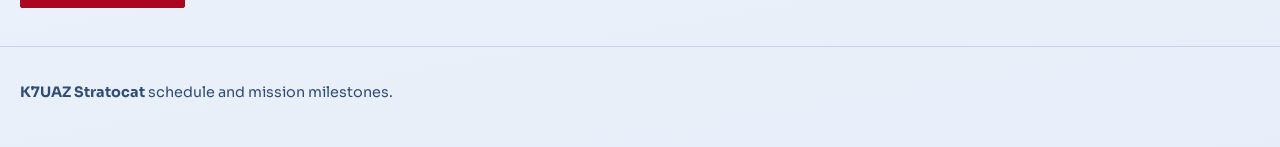
<file: schedule.html>
<!doctype html>
<html lang="en">
  <head>
    <meta charset="UTF-8" />
    <meta name="viewport" content="width=device-width, initial-scale=1.0" />
    <title>K7UAZ Stratocat | Schedule and Milestones</title>
    <meta
      name="description"
      content="K7UAZ Stratocat mission schedule and milestones from September 2025 kickoff through launch campaigns in 2026."
    />
    <link rel="stylesheet" href="assets/css/styles.css?v=20260406-theme-fix-2" />
  </head>
  <body>
    <header class="site-header">
      <div class="layout nav">
        <a class="brand" href="index.html">K7UAZ <span>Stratocat</span></a>
        <button class="menu-toggle" data-menu-toggle aria-expanded="false" aria-controls="menu">Menu</button>
        <nav id="menu" class="nav-menu" data-menu>
          <a href="index.html" data-nav>Home</a>
          <a href="hardware.html" data-nav>Hardware</a>
          <a href="teams.html" data-nav>Teams</a>
          <a href="schedule.html" data-nav>Schedule</a>
          <a href="club.html" data-nav>K7UAZ Club</a>
          <a href="flights.html" data-nav>Flights</a>
          <a href="tracking.html" data-nav>Track Live</a>
        </nav>
      </div>
    </header>

    <main>
      <section class="page-hero">
        <div class="layout reveal">
          <p class="eyebrow">Schedule and Milestones</p>
          <h1>Program timeline from kickoff through Mission 3 success and live tracking.</h1>
          <p>
            Reviews and launches are tracked against fixed milestones to keep mission risk and readiness visible for all teams
            and sponsors.
          </p>
        </div>
      </section>

      <section class="section-tight">
        <div class="layout milestone-grid reveal">
          <article class="card milestone-card">
            <h3>September 2025</h3>
            <ul>
              <li>Project kickoff completed.</li>
              <li>Requirements and success criteria defined.</li>
              <li>First hardware purchases completed.</li>
            </ul>
          </article>
          <article class="card milestone-card">
            <h3>October 2025</h3>
            <ul>
              <li>Preliminary Design Review: October 4, 2025.</li>
              <li>Critical Design Review: October 18, 2025.</li>
              <li>Flight Readiness Review: October 30, 2025.</li>
            </ul>
          </article>
          <article class="card milestone-card">
            <h3>November 2025</h3>
            <ul>
              <li>First Launch: November 1, 2025.</li>
              <li>Post-Flight Review: November 5, 2025.</li>
            </ul>
          </article>
          <article class="card milestone-card">
            <h3>2026 Operations</h3>
            <ul>
              <li>Launch #2 completed on January 11, 2026.</li>
              <li>Launch #3 completed on March 22, 2026.</li>
              <li>First full circumnavigation of Earth confirmed on April 4, 2026.</li>
              <li>Mission 3 launched successfully on April 25, 2026 and is now in live tracking.</li>
            </ul>
          </article>
        </div>
      </section>

      <section class="section-tight">
        <div class="layout reveal">
          <h2 class="section-title">Milestone Table</h2>
          <div class="table-wrap">
            <table>
              <thead>
                <tr>
                  <th scope="col">Milestone</th>
                  <th scope="col">Date</th>
                  <th scope="col">Purpose</th>
                </tr>
              </thead>
              <tbody>
                <tr>
                  <th scope="row">Project Kickoff</th>
                  <td>September 2025</td>
                  <td>Define mission goals, requirements, and procurement plan.</td>
                </tr>
                <tr>
                  <th scope="row">PDR</th>
                  <td>October 4, 2025</td>
                  <td>Review preliminary architecture and technical trades.</td>
                </tr>
                <tr>
                  <th scope="row">CDR</th>
                  <td>October 18, 2025</td>
                  <td>Lock design and approve build for launch integration.</td>
                </tr>
                <tr>
                  <th scope="row">FRR</th>
                  <td>October 30, 2025</td>
                  <td>Confirm launch readiness, safety, and operations coverage.</td>
                </tr>
                <tr>
                  <th scope="row">Launch #1</th>
                  <td>November 1, 2025</td>
                  <td>Execute first mission and gather baseline flight data.</td>
                </tr>
                <tr>
                  <th scope="row">Post-Flight Review</th>
                  <td>November 5, 2025</td>
                  <td>Capture lessons learned and feed forward to next design.</td>
                </tr>
                <tr>
                  <th scope="row">Launch #2</th>
                  <td>January 11, 2026</td>
                  <td>Validate reliability upgrades and longer mission profile.</td>
                </tr>
                <tr>
                  <th scope="row">Launch #3</th>
                  <td>March 22, 2026</td>
                  <td>Execute the third launch campaign with four successful balloon releases across three bands.</td>
                </tr>
                <tr>
                  <th scope="row">First Circumnavigation</th>
                  <td>April 4, 2026</td>
                  <td>
                    The lead Stratocat balloon re-established transmission near 19.48 N, 108.46 W after completing a
                    full global trajectory, confirming one full circumnavigation of Earth.
                  </td>
                </tr>
                <tr>
                  <th scope="row">Mission 3 Success + Tracking</th>
                  <td>April 25, 2026 at 10:00 AM MST</td>
                  <td>Mission 3 launched successfully, and the site now points to the live tracking view for the active balloons.</td>
                </tr>
              </tbody>
            </table>
          </div>
          <div class="button-row">
            <a class="button" href="tracking.html">Mission 3 Tracking</a>
          </div>
        </div>
      </section>
    </main>

    <footer class="footer">
      <div class="layout">
        <p><strong>K7UAZ Stratocat</strong> schedule and mission milestones.</p>
      </div>
    </footer>

    <script src="assets/js/site.js?v=20260425-mission3-live"></script>
  </body>
</html>
</file>
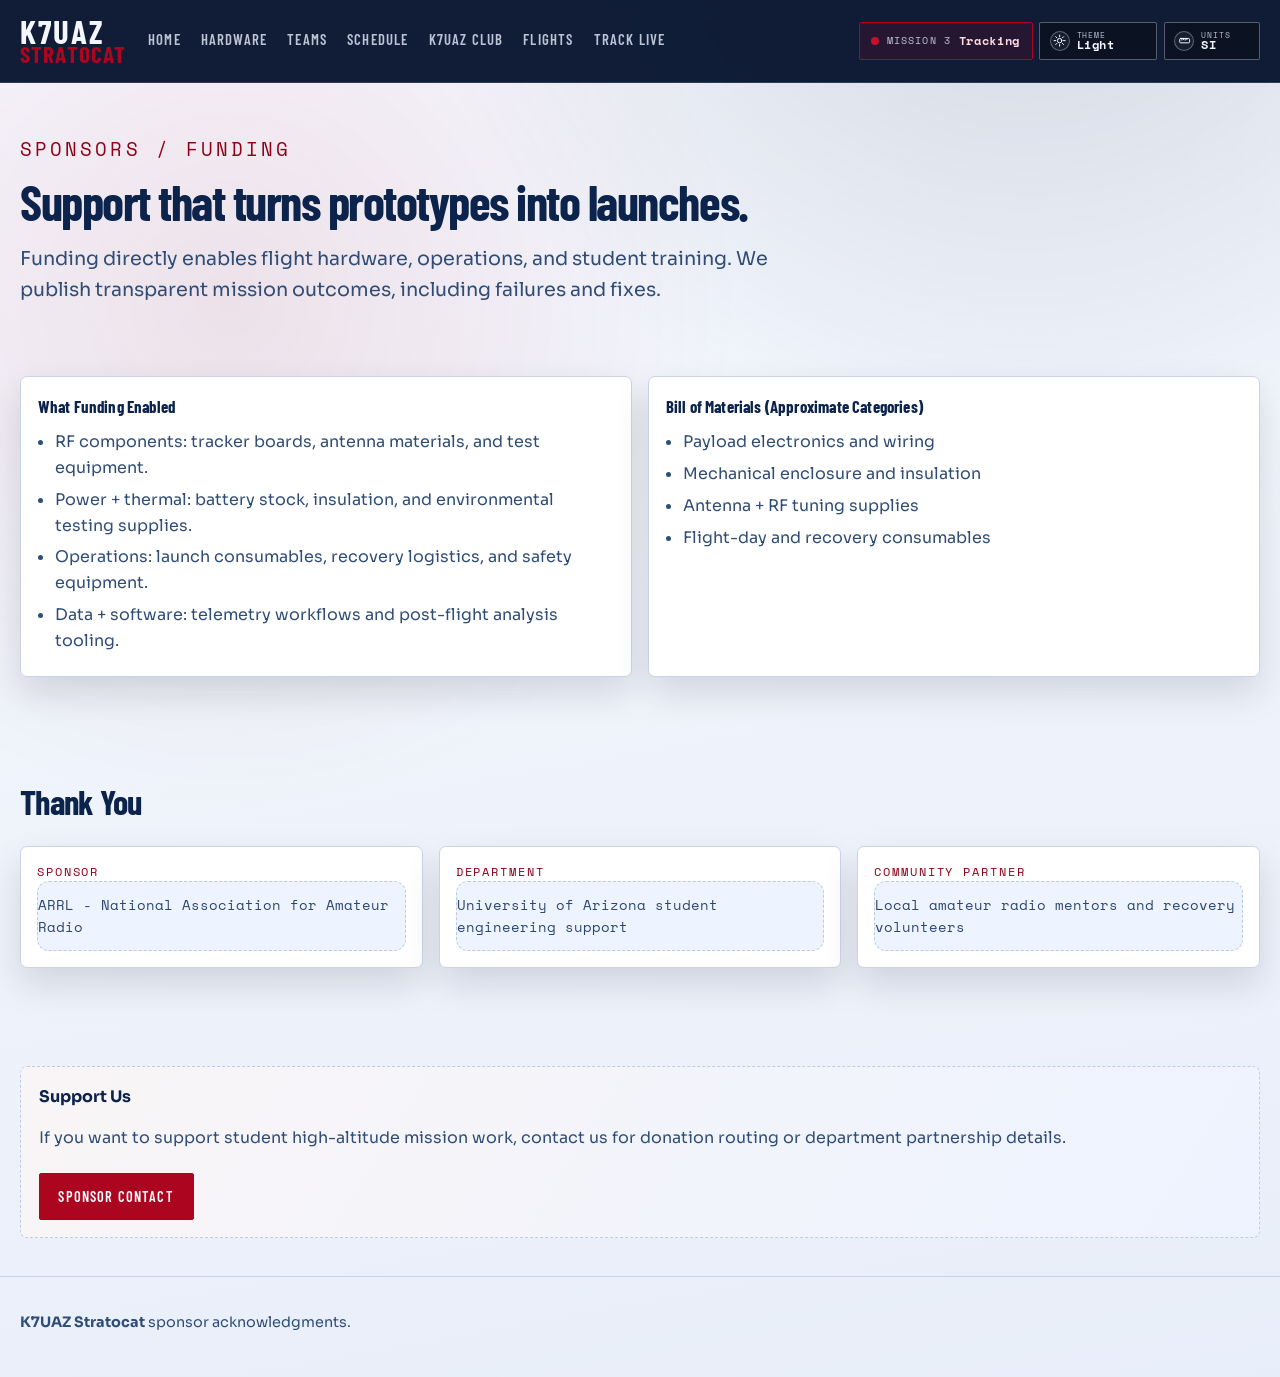
<file: sponsors.html>
<!doctype html>
<html lang="en">
  <head>
    <meta charset="UTF-8" />
    <meta name="viewport" content="width=device-width, initial-scale=1.0" />
    <title>K7UAZ Stratocat | Sponsors</title>
    <meta
      name="description"
      content="Sponsor and funding page for K7UAZ Stratocat missions with spend categories and support contact details."
    />
    <link rel="stylesheet" href="assets/css/styles.css?v=20260406-theme-fix-2" />
  </head>
  <body>
    <header class="site-header">
      <div class="layout nav">
        <a class="brand" href="index.html">K7UAZ <span>Stratocat</span></a>
        <button class="menu-toggle" data-menu-toggle aria-expanded="false" aria-controls="menu">Menu</button>
        <nav id="menu" class="nav-menu" data-menu>
          <a href="index.html" data-nav>Home</a>
          <a href="hardware.html" data-nav>Hardware</a>
          <a href="teams.html" data-nav>Teams</a>
          <a href="schedule.html" data-nav>Schedule</a>
          <a href="club.html" data-nav>K7UAZ Club</a>
          <a href="flights.html" data-nav>Flights</a>
          <a href="tracking.html" data-nav>Track Live</a>
        </nav>
      </div>
    </header>

    <main>
      <section class="page-hero">
        <div class="layout reveal">
          <p class="eyebrow">Sponsors / Funding</p>
          <h1>Support that turns prototypes into launches.</h1>
          <p>
            Funding directly enables flight hardware, operations, and student training. We publish transparent mission outcomes,
            including failures and fixes.
          </p>
        </div>
      </section>

      <section class="section-tight">
        <div class="layout split reveal">
          <article class="card">
            <h3>What Funding Enabled</h3>
            <ul>
              <li>RF components: tracker boards, antenna materials, and test equipment.</li>
              <li>Power + thermal: battery stock, insulation, and environmental testing supplies.</li>
              <li>Operations: launch consumables, recovery logistics, and safety equipment.</li>
              <li>Data + software: telemetry workflows and post-flight analysis tooling.</li>
            </ul>
          </article>
          <article class="card">
            <h3>Bill of Materials (Approximate Categories)</h3>
            <ul>
              <li>Payload electronics and wiring</li>
              <li>Mechanical enclosure and insulation</li>
              <li>Antenna + RF tuning supplies</li>
              <li>Flight-day and recovery consumables</li>
            </ul>
          </article>
        </div>
      </section>

      <section class="section">
        <div class="layout reveal">
          <h2 class="section-title">Thank You</h2>
          <div class="sponsor-grid">
            <article class="card logo-card">
              <p class="eyebrow">Sponsor</p>
              <div class="logo-placeholder">ARRL - National Association for Amateur Radio</div>
            </article>
            <article class="card logo-card">
              <p class="eyebrow">Department</p>
              <div class="logo-placeholder">University of Arizona student engineering support</div>
            </article>
            <article class="card logo-card">
              <p class="eyebrow">Community Partner</p>
              <div class="logo-placeholder">Local amateur radio mentors and recovery volunteers</div>
            </article>
          </div>
        </div>
      </section>

      <section class="section-tight">
        <div class="layout soft-panel reveal">
          <strong>Support Us</strong>
          <p>
            If you want to support student high-altitude mission work, contact us for donation routing or department partnership
            details.
          </p>
          <div class="button-row">
            <a class="button" href="mailto:team@k7uaz.org">Sponsor Contact</a>
          </div>
        </div>
      </section>
    </main>

    <footer class="footer">
      <div class="layout">
        <p><strong>K7UAZ Stratocat</strong> sponsor acknowledgments.</p>
      </div>
    </footer>

    <script src="assets/js/site.js?v=20260425-mission3-live"></script>
  </body>
</html>
</file>
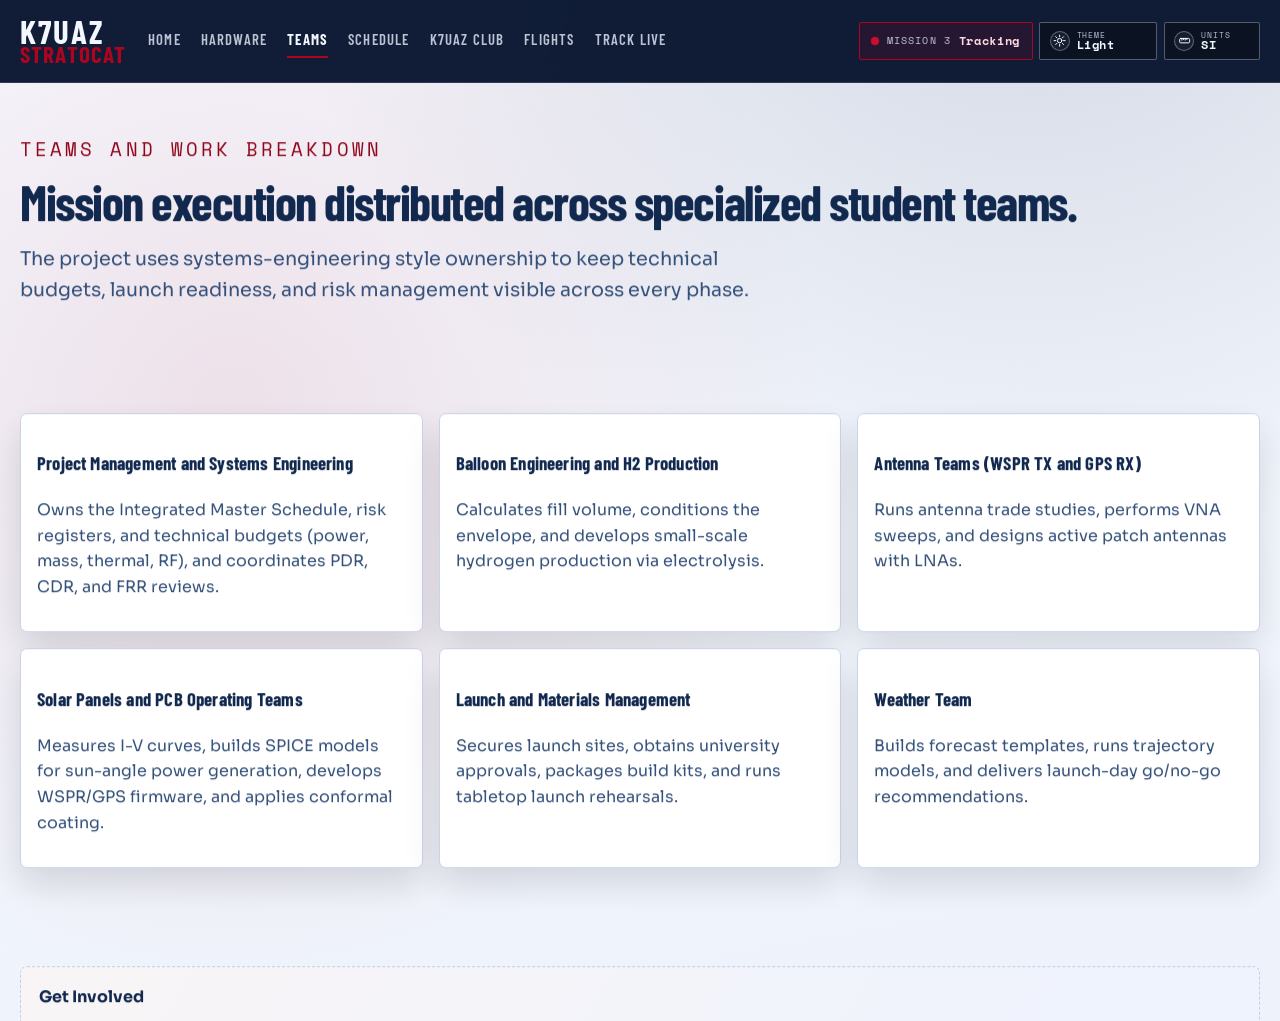
<file: team.html>
<!doctype html>
<html lang="en">
  <head>
    <meta charset="UTF-8" />
    <meta http-equiv="refresh" content="0; url=teams.html" />
    <meta name="viewport" content="width=device-width, initial-scale=1.0" />
    <title>K7UAZ Stratocat | Redirect</title>
  </head>
  <body>
    <p>This page moved to <a href="teams.html">teams.html</a>.</p>
  </body>
</html>
</file>
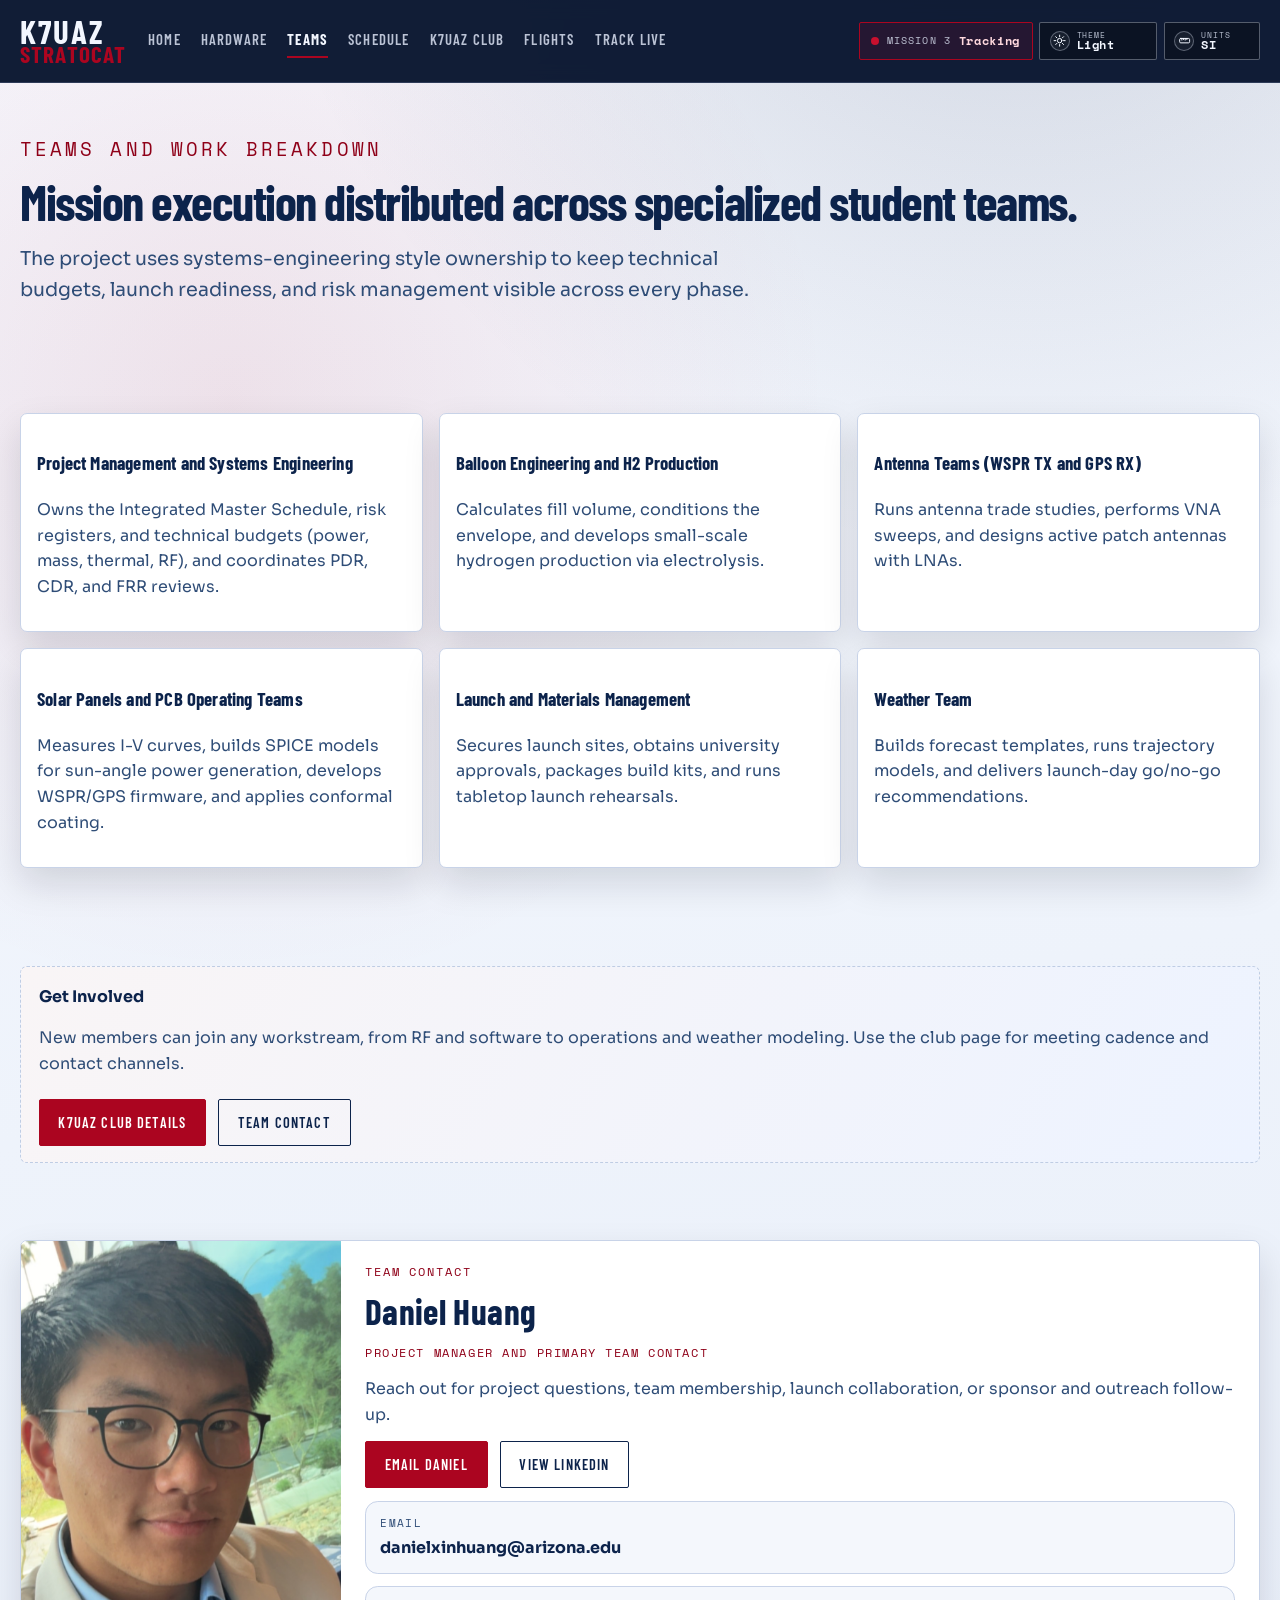
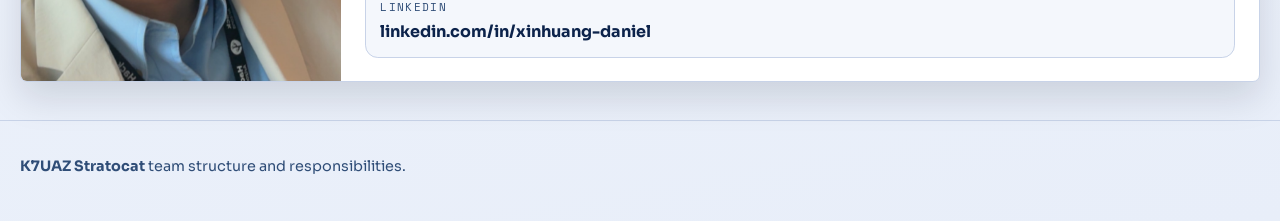
<file: teams.html>
<!doctype html>
<html lang="en">
  <head>
    <meta charset="UTF-8" />
    <meta name="viewport" content="width=device-width, initial-scale=1.0" />
    <title>K7UAZ Stratocat | Teams and Work Breakdown</title>
    <meta
      name="description"
      content="K7UAZ Stratocat team structure and work breakdown across systems, balloon engineering, RF, software, launch ops, and weather."
    />
    <link rel="stylesheet" href="assets/css/styles.css?v=20260406-theme-fix-2" />
  </head>
  <body>
    <header class="site-header">
      <div class="layout nav">
        <a class="brand" href="index.html">K7UAZ <span>Stratocat</span></a>
        <button class="menu-toggle" data-menu-toggle aria-expanded="false" aria-controls="menu">Menu</button>
        <nav id="menu" class="nav-menu" data-menu>
          <a href="index.html" data-nav>Home</a>
          <a href="hardware.html" data-nav>Hardware</a>
          <a href="teams.html" data-nav>Teams</a>
          <a href="schedule.html" data-nav>Schedule</a>
          <a href="club.html" data-nav>K7UAZ Club</a>
          <a href="flights.html" data-nav>Flights</a>
          <a href="tracking.html" data-nav>Track Live</a>
        </nav>
      </div>
    </header>

    <main>
      <section class="page-hero">
        <div class="layout reveal">
          <p class="eyebrow">Teams and Work Breakdown</p>
          <h1>Mission execution distributed across specialized student teams.</h1>
          <p>
            The project uses systems-engineering style ownership to keep technical budgets, launch readiness, and risk
            management visible across every phase.
          </p>
        </div>
      </section>

      <section class="section">
        <div class="layout reveal">
          <div class="team-grid">
            <article class="card role-card">
              <h3>Project Management and Systems Engineering</h3>
              <p>
                Owns the Integrated Master Schedule, risk registers, and technical budgets (power, mass, thermal, RF), and
                coordinates PDR, CDR, and FRR reviews.
              </p>
            </article>
            <article class="card role-card">
              <h3>Balloon Engineering and H2 Production</h3>
              <p>
                Calculates fill volume, conditions the envelope, and develops small-scale hydrogen production via electrolysis.
              </p>
            </article>
            <article class="card role-card">
              <h3>Antenna Teams (WSPR TX and GPS RX)</h3>
              <p>
                Runs antenna trade studies, performs VNA sweeps, and designs active patch antennas with LNAs.
              </p>
            </article>
            <article class="card role-card">
              <h3>Solar Panels and PCB Operating Teams</h3>
              <p>
                Measures I-V curves, builds SPICE models for sun-angle power generation, develops WSPR/GPS firmware, and applies
                conformal coating.
              </p>
            </article>
            <article class="card role-card">
              <h3>Launch and Materials Management</h3>
              <p>
                Secures launch sites, obtains university approvals, packages build kits, and runs tabletop launch rehearsals.
              </p>
            </article>
            <article class="card role-card">
              <h3>Weather Team</h3>
              <p>
                Builds forecast templates, runs trajectory models, and delivers launch-day go/no-go recommendations.
              </p>
            </article>
          </div>
        </div>
      </section>

      <section class="section-tight">
        <div class="layout soft-panel reveal">
          <strong>Get Involved</strong>
          <p>
            New members can join any workstream, from RF and software to operations and weather modeling. Use the club page for
            meeting cadence and contact channels.
          </p>
          <div class="button-row">
            <a class="button" href="club.html">K7UAZ Club Details</a>
            <a class="button button-ghost" href="#team-contact">Team Contact</a>
          </div>
        </div>
      </section>

      <section class="section-tight" id="team-contact">
        <div class="layout reveal">
          <article class="card contact-card">
            <figure class="contact-card-photo">
              <img src="pictures/daniel_huang.png" alt="Daniel Huang, Stratocat team contact" loading="lazy" />
            </figure>
            <div class="contact-card-body">
              <p class="eyebrow">Team Contact</p>
              <h2>Daniel Huang</h2>
              <p class="contact-card-role">Project Manager and primary team contact</p>
              <p>
                Reach out for project questions, team membership, launch collaboration, or sponsor and outreach follow-up.
              </p>
              <div class="contact-card-links">
                <a class="button" href="mailto:danielxinhuang@arizona.edu">Email Daniel</a>
                <a
                  class="button button-ghost"
                  href="https://www.linkedin.com/in/xinhuang-daniel/"
                  target="_blank"
                  rel="noreferrer"
                  >View LinkedIn</a
                >
              </div>
              <div class="contact-card-detail-list">
                <a class="contact-card-detail" href="mailto:danielxinhuang@arizona.edu">
                  <span class="contact-card-detail-label">Email</span>
                  <span class="contact-card-detail-value">danielxinhuang@arizona.edu</span>
                </a>
                <a
                  class="contact-card-detail"
                  href="https://www.linkedin.com/in/xinhuang-daniel/"
                  target="_blank"
                  rel="noreferrer"
                >
                  <span class="contact-card-detail-label">LinkedIn</span>
                  <span class="contact-card-detail-value">linkedin.com/in/xinhuang-daniel</span>
                </a>
              </div>
            </div>
          </article>
        </div>
      </section>
    </main>

    <footer class="footer">
      <div class="layout">
        <p><strong>K7UAZ Stratocat</strong> team structure and responsibilities.</p>
      </div>
    </footer>

    <script src="assets/js/site.js?v=20260425-mission3-live"></script>
  </body>
</html>
</file>
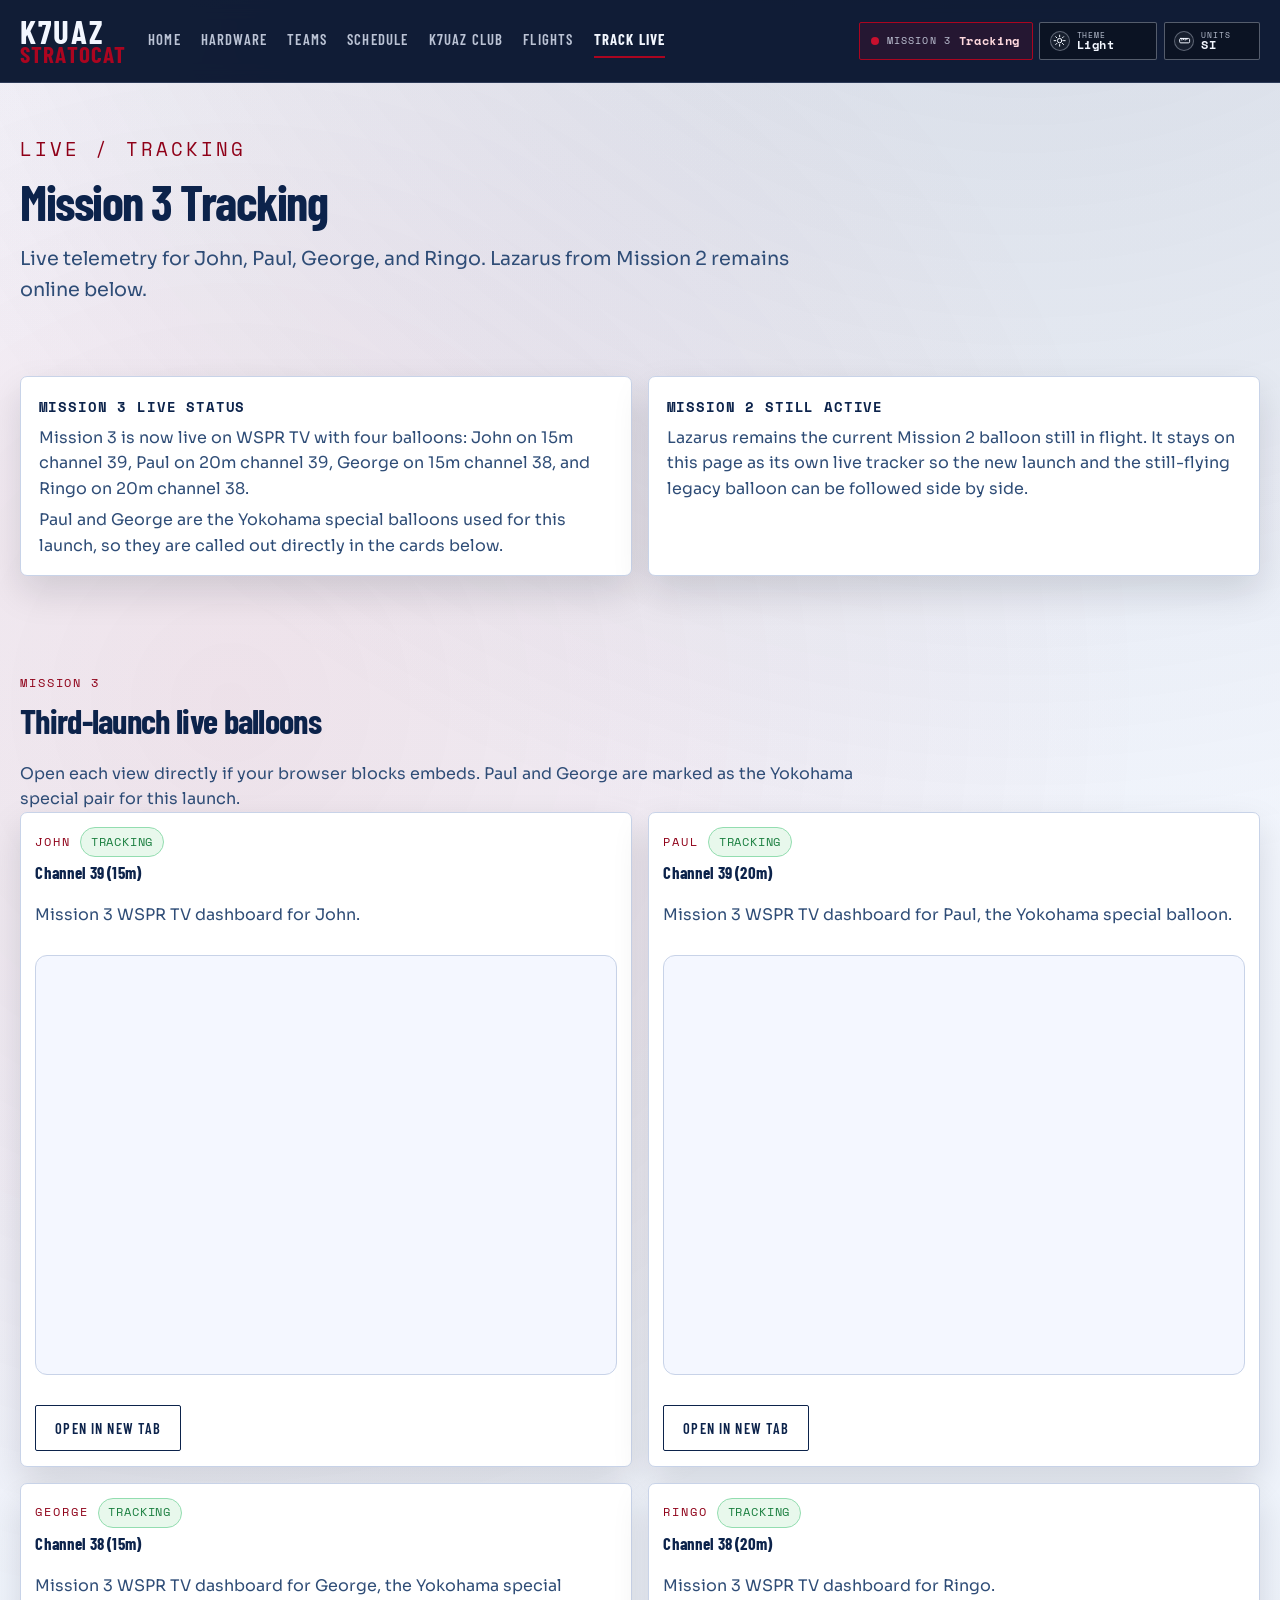
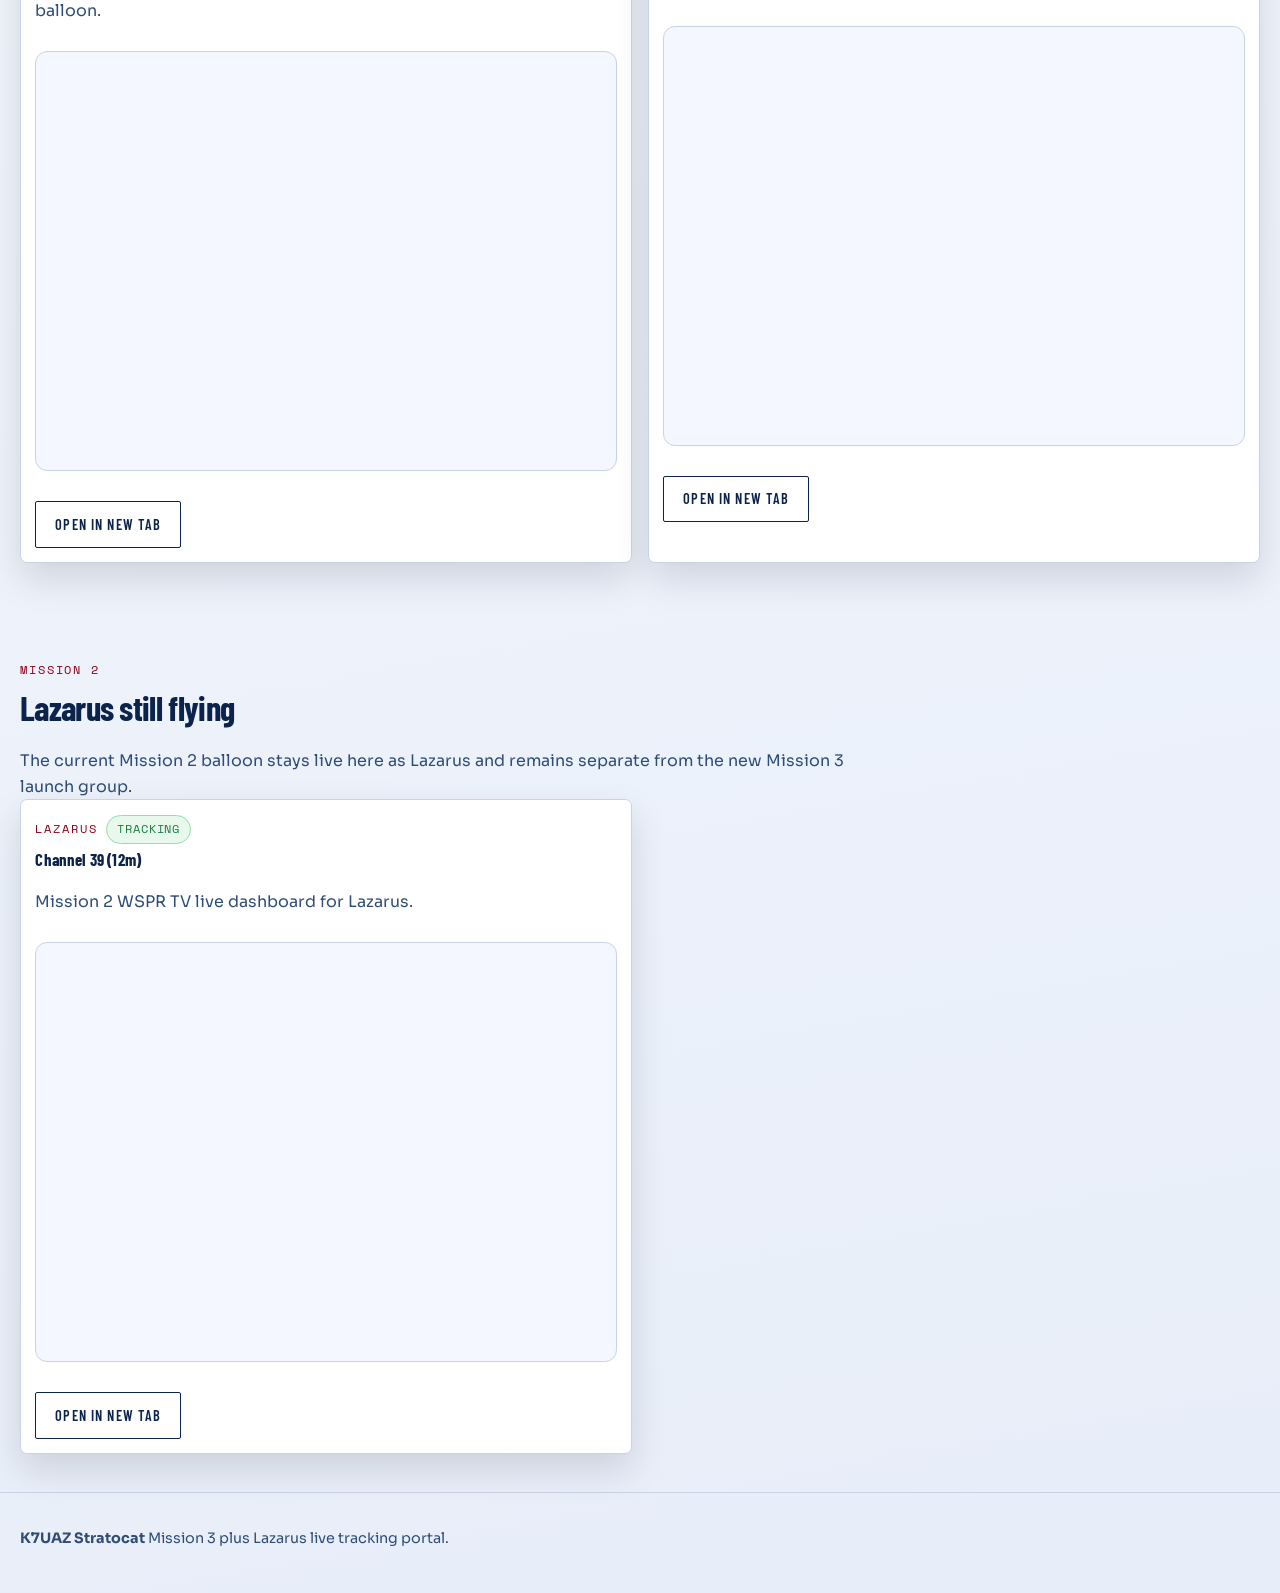
<file: tracking.html>
<!doctype html>
<html lang="en">
  <head>
    <meta charset="UTF-8" />
    <meta name="viewport" content="width=device-width, initial-scale=1.0" />
    <title>K7UAZ Stratocat | Mission 3 Tracking</title>
    <meta
      name="description"
      content="Mission 3 live tracking for John, Paul, George, and Ringo, plus Lazarus from Mission 2."
    />
    <link rel="stylesheet" href="assets/css/styles.css?v=20260425-tracking-green" />
  </head>
  <body>
    <header class="site-header">
      <div class="layout nav">
        <a class="brand" href="index.html">K7UAZ <span>Stratocat</span></a>
        <button class="menu-toggle" data-menu-toggle aria-expanded="false" aria-controls="menu">Menu</button>
        <nav id="menu" class="nav-menu" data-menu>
          <a href="index.html" data-nav>Home</a>
          <a href="hardware.html" data-nav>Hardware</a>
          <a href="teams.html" data-nav>Teams</a>
          <a href="schedule.html" data-nav>Schedule</a>
          <a href="club.html" data-nav>K7UAZ Club</a>
          <a href="flights.html" data-nav>Flights</a>
          <a href="tracking.html" data-nav>Track Live</a>
        </nav>
      </div>
    </header>

    <main>
      <section class="page-hero">
        <div class="layout reveal">
          <p class="eyebrow">Live / Tracking</p>
          <h1>Mission 3 Tracking</h1>
          <p>Live telemetry for John, Paul, George, and Ringo. Lazarus from Mission 2 remains online below.</p>
        </div>
      </section>

      <section class="section-tight">
        <div class="layout info-grid reveal">
          <article class="card">
            <strong>Mission 3 Live Status</strong>
            <p>
              Mission 3 is now live on WSPR TV with four balloons: John on 15m channel 39, Paul on 20m channel 39,
              George on 15m channel 38, and Ringo on 20m channel 38.
            </p>
            <p>
              Paul and George are the Yokohama special balloons used for this launch, so they are called out directly
              in the cards below.
            </p>
          </article>
          <article class="card">
            <strong>Mission 2 Still Active</strong>
            <p>
              Lazarus remains the current Mission 2 balloon still in flight. It stays on this page as its own
              live tracker so the new launch and the still-flying legacy balloon can be followed side by side.
            </p>
          </article>
        </div>
      </section>

      <section class="section">
        <div class="layout reveal">
          <p class="eyebrow">Mission 3</p>
          <h2 class="section-title">Third-launch live balloons</h2>
          <p class="section-intro">
            Open each view directly if your browser blocks embeds. Paul and George are marked as the Yokohama special
            pair for this launch.
          </p>
          <div class="embed-grid">
            <article class="card embed-card">
              <p class="eyebrow eyebrow-with-status">
                John
                <span class="status-pill status-tracking">Tracking</span>
              </p>
              <h3>Channel 39 (15m)</h3>
              <p>Mission 3 WSPR TV dashboard for John.</p>
              <iframe
                class="embed-frame"
                title="John channel 39 15m WSPR TV dashboard"
                src="https://wsprtv.com/?cs=k7uaz&ch=39&band=15m&start_date=2026-04-25"
                loading="lazy"
              ></iframe>
              <div class="button-row">
                <a
                  class="button button-ghost"
                  href="https://wsprtv.com/?cs=k7uaz&ch=39&band=15m&start_date=2026-04-25"
                  target="_blank"
                  rel="noreferrer"
                  >Open in new tab</a
                >
              </div>
            </article>

            <article class="card embed-card">
              <p class="eyebrow eyebrow-with-status">
                Paul
                <span class="status-pill status-tracking">Tracking</span>
              </p>
              <h3>Channel 39 (20m)</h3>
              <p>Mission 3 WSPR TV dashboard for Paul, the Yokohama special balloon.</p>
              <iframe
                class="embed-frame"
                title="Paul channel 39 20m WSPR TV dashboard"
                src="https://wsprtv.com/?cs=k7uaz&ch=39&band=20m&start_date=2026-04-25"
                loading="lazy"
              ></iframe>
              <div class="button-row">
                <a
                  class="button button-ghost"
                  href="https://wsprtv.com/?cs=k7uaz&ch=39&band=20m&start_date=2026-04-25"
                  target="_blank"
                  rel="noreferrer"
                  >Open in new tab</a
                >
              </div>
            </article>

            <article class="card embed-card">
              <p class="eyebrow eyebrow-with-status">
                George
                <span class="status-pill status-tracking">Tracking</span>
              </p>
              <h3>Channel 38 (15m)</h3>
              <p>Mission 3 WSPR TV dashboard for George, the Yokohama special balloon.</p>
              <iframe
                class="embed-frame"
                title="George channel 38 15m WSPR TV dashboard"
                src="https://wsprtv.com/?cs=k7uaz&ch=38&band=15m&start_date=2026-04-25"
                loading="lazy"
              ></iframe>
              <div class="button-row">
                <a
                  class="button button-ghost"
                  href="https://wsprtv.com/?cs=k7uaz&ch=38&band=15m&start_date=2026-04-25"
                  target="_blank"
                  rel="noreferrer"
                  >Open in new tab</a
                >
              </div>
            </article>

            <article class="card embed-card">
              <p class="eyebrow eyebrow-with-status">
                Ringo
                <span class="status-pill status-tracking">Tracking</span>
              </p>
              <h3>Channel 38 (20m)</h3>
              <p>Mission 3 WSPR TV dashboard for Ringo.</p>
              <iframe
                class="embed-frame"
                title="Ringo channel 38 20m WSPR TV dashboard"
                src="https://wsprtv.com/?cs=k7uaz&ch=38&band=20m&start_date=2026-04-25"
                loading="lazy"
              ></iframe>
              <div class="button-row">
                <a
                  class="button button-ghost"
                  href="https://wsprtv.com/?cs=k7uaz&ch=38&band=20m&start_date=2026-04-25"
                  target="_blank"
                  rel="noreferrer"
                  >Open in new tab</a
                >
              </div>
            </article>
          </div>
        </div>
      </section>

      <section class="section-tight">
        <div class="layout reveal">
          <p class="eyebrow">Mission 2</p>
          <h2 class="section-title">Lazarus still flying</h2>
          <p class="section-intro">
            The current Mission 2 balloon stays live here as Lazarus and remains separate from the new Mission 3
            launch group.
          </p>
          <div class="embed-grid">
            <article class="card embed-card">
              <p class="eyebrow eyebrow-with-status">
                Lazarus
                <span class="status-pill status-tracking">Tracking</span>
              </p>
              <h3>Channel 39 (12m)</h3>
              <p>Mission 2 WSPR TV live dashboard for Lazarus.</p>
              <iframe
                class="embed-frame"
                title="Lazarus channel 39 12m WSPR TV dashboard"
                src="https://wsprtv.com/?cs=k7uaz&ch=39&band=12m&start_date=2026-03-22"
                loading="lazy"
              ></iframe>
              <div class="button-row">
                <a
                  class="button button-ghost"
                  href="https://wsprtv.com/?cs=k7uaz&ch=39&band=12m&start_date=2026-03-22"
                  target="_blank"
                  rel="noreferrer"
                  >Open in new tab</a
                >
              </div>
            </article>
          </div>
        </div>
      </section>
    </main>

    <footer class="footer">
      <div class="layout">
        <p><strong>K7UAZ Stratocat</strong> Mission 3 plus Lazarus live tracking portal.</p>
      </div>
    </footer>

    <script src="assets/js/site.js?v=20260425-mission3-live"></script>
    <script src="assets/js/mission-data.js?v=20260425-mission3-live"></script>
    <script src="assets/js/components.js?v=20260425-mission3-live"></script>
  </body>
</html>
</file>
<file: assets/css/styles.css>
@import url("https://fonts.googleapis.com/css2?family=Barlow+Condensed:wght@500;600;700&family=Sora:wght@400;600;700;800&family=Space+Mono:wght@400;700&display=swap");

:root {
  --bg: #eef2fa;
  --bg-elevated: #ffffff;
  --ink: #0c234b;
  --ink-soft: #2f4d77;
  --accent: #ab0520;
  --accent-strong: #8f0018;
  --signal: #c8102e;
  --line: #c8d3e8;
  --shadow: 0 16px 36px rgba(7, 16, 31, 0.13);
  --radius: 10px;
  --radius-sm: 7px;
  --max: 1240px;
  --body-bg:
    radial-gradient(circle at 80% -12%, rgba(12, 35, 75, 0.18) 0%, rgba(12, 35, 75, 0) 34%),
    radial-gradient(circle at 18% 22%, rgba(171, 5, 32, 0.09) 0%, rgba(171, 5, 32, 0) 34%),
    linear-gradient(170deg, #f7f9ff 0%, #eef3fb 56%, #e8eef9 100%);
  --header-bg: rgba(8, 20, 46, 0.96);
  --header-border: rgba(142, 161, 196, 0.24);
  --header-ink: #f3f7ff;
  --header-soft-ink: rgba(220, 228, 244, 0.84);
  --nav-shell-bg: transparent;
  --nav-shell-border: transparent;
  --nav-shell-shadow: none;
  --nav-active-bg: transparent;
  --nav-active-ink: var(--header-ink);
  --nav-link-hover-bg: transparent;
  --nav-link-hover-ink: #ffffff;
  --menu-toggle-bg: rgba(11, 27, 58, 0.62);
  --menu-toggle-ink: var(--header-ink);
  --hero-media-bg: linear-gradient(140deg, #153468 0%, #0c234b 100%);
  --button-primary-bg: #ab0520;
  --button-primary-ink: #ffffff;
  --button-primary-border: #ab0520;
  --button-hover-bg: #8f0018;
  --button-hover-ink: #ffffff;
  --button-ghost-bg: transparent;
  --button-ghost-ink: #0c234b;
  --button-ghost-border: #0c234b;
  --button-ghost-hover-bg: rgba(12, 35, 75, 0.07);
  --surface-soft: #f4f7ff;
  --surface-muted: #edf3ff;
  --table-bg: #fff;
  --table-row-border: #d6e0f0;
  --table-head-bg: #edf2fb;
  --table-head-ink: #1f3c67;
  --soft-panel-border: #bfcde4;
  --soft-panel-bg: linear-gradient(122deg, #f9f5f6, #edf3ff);
  --logo-border: #baccdd;
  --logo-bg: #eef4ff;
  --logo-ink: #2d4670;
  --hero-callout-bg: linear-gradient(128deg, #f7e4e8, #ebf2ff);
  --mobile-menu-bg: rgba(8, 20, 46, 0.98);
  --status-completed-bg: #e8f8ec;
  --status-completed-border: #9fddb0;
  --status-completed-ink: #1c6c33;
  --status-scheduled-bg: #fff6e8;
  --status-scheduled-border: #f2c48a;
  --status-scheduled-ink: #8f5517;
  --status-inprogress-bg: #e9f4ff;
  --status-inprogress-border: #9dc5ef;
  --status-inprogress-ink: #225f9c;
  --status-tracking-bg: #e8f8ec;
  --status-tracking-border: #93ddb0;
  --status-tracking-ink: #1b7f40;
  --status-alert-bg: #fde9ec;
  --status-alert-border: #e8a1ad;
  --status-alert-ink: #8e1f33;
  --status-muted-bg: #edf2fb;
  --status-muted-border: #c2cee1;
  --status-muted-ink: #4c6389;
  --live-card-border: rgba(112, 153, 214, 0.4);
  --live-card-bg:
    radial-gradient(circle at top right, rgba(130, 179, 255, 0.3), transparent 42%),
    linear-gradient(180deg, rgba(241, 246, 255, 0.98), rgba(220, 232, 250, 0.98));
  --live-card-shadow:
    0 16px 28px rgba(31, 58, 107, 0.18),
    inset 0 1px 0 rgba(255, 255, 255, 0.88);
  --live-card-sheen: linear-gradient(120deg, rgba(255, 255, 255, 0.4), transparent 40%);
  --live-card-kicker: rgba(47, 77, 119, 0.86);
  --live-card-number: #183660;
  --live-card-unit: rgba(54, 83, 126, 0.82);
  --live-card-major-unit: #274b80;
  --live-card-segment-border: rgba(109, 151, 213, 0.28);
  --live-card-segment-bg: rgba(255, 255, 255, 0.52);
  --live-card-segment-shadow: inset 0 1px 0 rgba(255, 255, 255, 0.82);
  --live-card-label: rgba(37, 62, 101, 0.9);
  --hero-badge-bg:
    radial-gradient(circle at 50% 16%, rgba(102, 149, 221, 0.16) 0%, rgba(102, 149, 221, 0) 34%),
    linear-gradient(180deg, #fbfdff 0%, #edf3ff 100%);
  --hero-badge-caption-bg: rgba(248, 251, 255, 0.94);
  --hero-badge-caption-ink: #486489;
  --coverage-shell-bg:
    radial-gradient(circle at 15% 12%, rgba(116, 156, 228, 0.22) 0%, rgba(116, 156, 228, 0) 34%),
    linear-gradient(160deg, #f9fbff 0%, #edf3ff 100%);
  --coverage-map-bg:
    radial-gradient(circle at 50% 12%, rgba(255, 255, 255, 0.76) 0%, rgba(255, 255, 255, 0) 38%),
    linear-gradient(180deg, #eef4ff 0%, #dbe6fb 100%);
  --coverage-ocean-fill: rgba(237, 244, 255, 0.97);
  --coverage-country-fill: rgba(248, 251, 255, 0.92);
  --coverage-country-stroke: rgba(88, 118, 171, 0.35);
  --coverage-outline: rgba(12, 35, 75, 0.2);
  --coverage-graticule: rgba(78, 110, 165, 0.18);
  --coverage-card-border: rgba(112, 147, 211, 0.34);
  --coverage-legend-bg: rgba(240, 245, 255, 0.92);
  --coverage-stat-bg: rgba(234, 241, 255, 0.78);
  --coverage-tooltip-bg: rgba(7, 18, 42, 0.94);
  --coverage-tooltip-ink: #f5f8ff;
  --coverage-note-bg: rgba(255, 255, 255, 0.62);
}

* {
  box-sizing: border-box;
}

html {
  color-scheme: light;
}

html,
body {
  margin: 0;
  padding: 0;
  background: var(--body-bg);
  color: var(--ink);
  font-family: "Sora", sans-serif;
  line-height: 1.6;
}

img {
  display: block;
  max-width: 100%;
}

a {
  color: inherit;
}

p,
li {
  color: var(--ink-soft);
}

code {
  font-family: "Space Mono", monospace;
  font-size: 0.92em;
}

h1,
h2,
h3,
h4,
h5,
h6 {
  font-family: "Barlow Condensed", "Sora", sans-serif;
  font-weight: 700;
  letter-spacing: 0.01em;
}

.layout {
  width: min(var(--max), calc(100% - 2.5rem));
  margin-inline: auto;
}

.section {
  padding: 3.7rem 0;
}

.section-tight {
  padding: 2.4rem 0;
}

.section-title {
  font-size: clamp(1.5rem, 1.2vw + 1.2rem, 2.4rem);
  margin: 0 0 0.8rem;
  letter-spacing: -0.02em;
}

.section-intro {
  margin: 0;
  max-width: 72ch;
}

.site-header {
  position: sticky;
  top: 0;
  z-index: 40;
  backdrop-filter: blur(8px);
  background: var(--header-bg);
  border-bottom: 1px solid var(--header-border);
}

.nav {
  min-height: 82px;
  display: flex;
  align-items: center;
  justify-content: flex-start;
  gap: 1.35rem;
  position: relative;
  padding: 0.8rem 0;
}

.brand {
  text-decoration: none;
  color: var(--header-ink);
  font-family: "Barlow Condensed", "Sora", sans-serif;
  text-transform: uppercase;
  font-weight: 700;
  letter-spacing: 0.06em;
  font-size: 2.05rem;
  line-height: 0.88;
}

.brand span {
  display: block;
  margin-top: -0.14rem;
  color: var(--accent);
  font-size: 1.45rem;
  letter-spacing: 0.05em;
}

.launch-chip {
  display: inline-flex;
  align-items: center;
  gap: 0.48rem;
  margin-left: 0;
  padding: 0.34rem 0.72rem;
  min-height: 38px;
  border: 1px solid rgba(228, 236, 252, 0.36);
  border-radius: 2px;
  background: rgba(4, 7, 12, 0.54);
  box-shadow: none;
  white-space: nowrap;
  text-decoration: none;
  color: var(--header-ink);
  transition: border-color 0.18s ease, background-color 0.18s ease;
}

.launch-chip-dot {
  width: 0.5rem;
  height: 0.5rem;
  border-radius: 999px;
  background: var(--signal);
  box-shadow: 0 0 0 0 rgba(171, 5, 32, 0.58);
  animation: chipPulse 2s ease-in-out infinite;
}

.launch-chip-label {
  font-family: "Space Mono", monospace;
  font-size: 0.62rem;
  text-transform: uppercase;
  letter-spacing: 0.11em;
  color: var(--header-soft-ink);
}

.launch-chip-value {
  font-family: "Space Mono", monospace;
  font-size: 0.72rem;
  font-weight: 700;
  letter-spacing: 0.06em;
  color: var(--header-ink);
}

.launch-chip.launch-live {
  border-color: var(--accent);
  background: rgba(171, 5, 32, 0.14);
}

.launch-chip.launch-live .launch-chip-value {
  color: #ffd9df;
}

.launch-chip:hover {
  border-color: rgba(255, 255, 255, 0.62);
  background: rgba(255, 255, 255, 0.08);
}

.launch-chip:focus-visible {
  outline: 2px solid var(--accent);
  outline-offset: 2px;
}

.nav-menu {
  display: flex;
  flex-wrap: wrap;
  gap: 1.25rem;
  justify-content: flex-start;
  align-items: center;
  margin-left: 0;
  padding: 0;
  border: 0;
  border-radius: 0;
  background: transparent;
  box-shadow: none;
}

.nav-menu a {
  text-decoration: none;
  color: var(--header-soft-ink);
  padding: 0.26rem 0;
  border: 0;
  border-bottom: 2px solid transparent;
  border-radius: 0;
  font-family: "Barlow Condensed", "Sora", sans-serif;
  font-size: 0.92rem;
  font-weight: 600;
  letter-spacing: 0.08em;
  text-transform: uppercase;
  transition: color 0.18s ease, border-color 0.18s ease;
}

.nav-menu a:hover,
.nav-menu a:focus-visible {
  color: var(--nav-link-hover-ink);
  background: transparent;
  border-color: rgba(255, 255, 255, 0.42);
  outline: none;
}

.nav-menu a[aria-current="page"] {
  color: var(--nav-active-ink);
  background: transparent;
  border-color: var(--accent);
  font-weight: 700;
}

.menu-toggle {
  display: none;
  border: 1px solid rgba(228, 236, 252, 0.34);
  background: var(--menu-toggle-bg);
  border-radius: 2px;
  color: var(--menu-toggle-ink);
  padding: 0.38rem 0.72rem;
  font-family: "Barlow Condensed", "Sora", sans-serif;
  font-size: 0.9rem;
  font-weight: 600;
  letter-spacing: 0.08em;
  text-transform: uppercase;
  line-height: 1.1;
}

.nav-controls {
  display: flex;
  align-items: center;
  gap: 0.42rem;
  margin-left: auto;
  align-self: center;
}

.pref-toggle {
  border: 1px solid rgba(228, 236, 252, 0.34);
  background: rgba(6, 10, 17, 0.5);
  color: var(--header-ink);
  border-radius: 2px;
  padding: 0.34rem 0.58rem;
  min-height: 38px;
  display: inline-flex;
  align-items: center;
  gap: 0.45rem;
  font: inherit;
  box-shadow: none;
  transition: border-color 0.16s ease, background-color 0.16s ease;
  cursor: pointer;
}

.pref-toggle-theme {
  min-width: 118px;
}

.pref-toggle-units {
  min-width: 96px;
}

.pref-icon {
  width: 1.25rem;
  height: 1.25rem;
  display: inline-grid;
  place-items: center;
  border-radius: 999px;
  border: 1px solid rgba(228, 236, 252, 0.34);
  background: rgba(255, 255, 255, 0.05);
}

.pref-icon svg {
  width: 0.83rem;
  height: 0.83rem;
  stroke: currentColor;
  fill: none;
  stroke-width: 1.8;
  stroke-linecap: round;
  stroke-linejoin: round;
}

.pref-text {
  display: inline-flex;
  flex-direction: column;
  align-items: flex-start;
  line-height: 1.02;
}

.pref-label {
  font-family: "Space Mono", monospace;
  font-size: 0.53rem;
  text-transform: uppercase;
  letter-spacing: 0.09em;
  color: var(--header-soft-ink);
}

.pref-value {
  font-family: "Space Mono", monospace;
  font-size: 0.72rem;
  letter-spacing: 0.04em;
  font-weight: 700;
  color: var(--header-ink);
}

.pref-toggle:hover,
.pref-toggle:focus-visible {
  border-color: rgba(255, 255, 255, 0.62);
  background: rgba(255, 255, 255, 0.09);
  outline: none;
}

.news-feature {
  background: #0c234b;
  border-bottom: 3px solid var(--accent);
}

.news-feature-link {
  display: flex;
  align-items: center;
  justify-content: space-between;
  gap: 1.5rem 2rem;
  padding-block: 1.35rem;
  color: #ffffff;
  text-decoration: none;
}

.news-feature-copy {
  min-width: 0;
}

.news-feature-meta {
  display: flex;
  flex-wrap: wrap;
  align-items: center;
  gap: 0.4rem 1rem;
  margin: 0 0 0.55rem;
  color: #d5e1f4;
  font-size: 0.75rem;
}

.news-feature-label {
  padding: 0.15rem 0.5rem;
  background: #ab0520;
  color: #ffffff;
  font-family: "Space Mono", monospace;
  font-size: 0.65rem;
  font-weight: 700;
  letter-spacing: 0.08em;
  text-transform: uppercase;
}

.news-feature h2 {
  margin: 0;
  font-size: clamp(1.5rem, 1.5vw + 0.8rem, 2rem);
  line-height: 1.15;
}

.news-feature-summary {
  margin: 0.45rem 0 0;
  color: #d5e1f4;
  font-size: 0.85rem;
}

.news-feature-cta {
  display: inline-flex;
  flex-shrink: 0;
  align-items: center;
  gap: 0.65rem;
  padding: 0.65rem 1rem;
  border: 1px solid #ffffff;
  border-radius: var(--radius-sm);
  font-size: 0.85rem;
  font-weight: 600;
}

.news-feature-link:hover .news-feature-cta,
.news-feature-link:focus-visible .news-feature-cta {
  background: #ffffff;
  color: #0c234b;
}

.news-feature-link:focus-visible {
  outline: 3px solid #ffffff;
  outline-offset: 4px;
}

@media (max-width: 760px) {
  .news-feature-link {
    align-items: flex-start;
    flex-direction: column;
    gap: 1rem;
  }
}

.hero {
  padding: 4.4rem 0 3.5rem;
}

.hero-grid {
  display: grid;
  grid-template-columns: 1.3fr 1fr;
  gap: 2.4rem;
  align-items: center;
}

.eyebrow {
  margin: 0;
  text-transform: uppercase;
  letter-spacing: 0.16em;
  font-size: 0.74rem;
  color: var(--accent-strong);
  font-family: "Space Mono", monospace;
}

.eyebrow-with-status {
  display: flex;
  align-items: center;
  gap: 0.55rem;
  flex-wrap: wrap;
}

.hero h1,
.page-hero h1 {
  margin: 0.65rem 0 0.95rem;
  font-size: clamp(2.1rem, 2.5vw + 1.1rem, 3.8rem);
  line-height: 1.08;
  letter-spacing: -0.03em;
}

.hero p,
.page-hero p {
  font-size: clamp(1rem, 0.6vw + 0.82rem, 1.2rem);
  max-width: 56ch;
  margin: 0;
}

.hero-image {
  border-radius: var(--radius);
  border: 1px solid var(--line);
  box-shadow: var(--shadow);
  overflow: hidden;
  background: var(--hero-media-bg);
}

.hero-image img {
  width: 100%;
}

.hero-image-badge {
  background: var(--hero-badge-bg);
}

.hero-image-badge img {
  margin: 0 auto;
  padding: 1.35rem;
  aspect-ratio: 1 / 1;
  object-fit: contain;
}

.hero-image figcaption {
  font-size: 0.85rem;
  padding: 0.8rem 1rem;
  border-top: 1px solid var(--line);
  color: var(--ink-soft);
}

.hero-image-badge figcaption {
  background: var(--hero-badge-caption-bg);
  color: var(--hero-badge-caption-ink);
}

.button-row {
  display: flex;
  flex-wrap: wrap;
  gap: 0.75rem;
  margin-top: 1.4rem;
}

.button {
  display: inline-flex;
  align-items: center;
  justify-content: center;
  padding: 0.68rem 1.18rem;
  border-radius: 2px;
  text-decoration: none;
  font-family: "Barlow Condensed", "Sora", sans-serif;
  text-transform: uppercase;
  font-weight: 600;
  font-size: 0.9rem;
  letter-spacing: 0.08em;
  border: 1px solid var(--button-primary-border);
  background: var(--button-primary-bg);
  color: var(--button-primary-ink);
  transition: background-color 0.18s ease, border-color 0.18s ease, color 0.18s ease;
}

.button:hover {
  background: var(--button-hover-bg);
  border-color: var(--button-hover-bg);
  color: var(--button-hover-ink);
}

.button-ghost {
  background: var(--button-ghost-bg);
  border-color: var(--button-ghost-border);
  color: var(--button-ghost-ink);
}

.button-ghost:hover {
  background: var(--button-ghost-hover-bg);
  border-color: var(--button-ghost-border);
  color: var(--button-ghost-ink);
}

.badge-grid {
  display: grid;
  grid-template-columns: repeat(3, minmax(0, 1fr));
  gap: 1rem;
  margin-top: 2.2rem;
}

.stat-badge {
  position: relative;
  background: var(--bg-elevated);
  border: 1px solid var(--line);
  border-radius: var(--radius-sm);
  padding: 1rem 1.05rem;
  box-shadow: 0 10px 20px rgba(7, 16, 31, 0.08);
}

.stat-badge-live {
  overflow: hidden;
  border-color: var(--live-card-border);
  background: var(--live-card-bg);
  box-shadow: var(--live-card-shadow);
}

.stat-badge-live::before {
  content: "";
  position: absolute;
  inset: 0;
  background: var(--live-card-sheen);
  pointer-events: none;
}

.stat-value {
  font-size: 1.35rem;
  font-weight: 800;
  letter-spacing: -0.02em;
}

.stat-value-clock {
  font-family: "Space Mono", monospace;
  font-size: 1.08rem;
  letter-spacing: 0.01em;
  font-variant-numeric: tabular-nums;
  white-space: nowrap;
}

.stat-value-live-counter {
  display: flex;
  flex-direction: column;
  gap: 0.55rem;
  font-family: "Space Mono", monospace;
  letter-spacing: 0.01em;
  white-space: normal;
  position: relative;
  z-index: 1;
}

.stat-counter-kicker {
  display: inline-flex;
  align-items: center;
  gap: 0.45rem;
  font-size: 0.63rem;
  letter-spacing: 0.16em;
  text-transform: uppercase;
  color: var(--live-card-kicker);
}

.stat-counter-dot {
  width: 0.48rem;
  height: 0.48rem;
  border-radius: 999px;
  background: #ff5b6f;
  box-shadow: 0 0 0 0.24rem rgba(255, 91, 111, 0.14);
}

.stat-counter-major {
  display: flex;
  align-items: end;
  gap: 0.55rem;
  flex-wrap: wrap;
}

.stat-counter-minor {
  display: grid;
  grid-template-columns: repeat(3, minmax(0, 1fr));
  gap: 0.5rem;
}

.stat-counter-segment {
  display: grid;
  gap: 0.22rem;
  padding: 0.48rem 0.42rem 0.42rem;
  border-radius: 0.72rem;
  border: 1px solid var(--live-card-segment-border);
  background: var(--live-card-segment-bg);
  box-shadow: var(--live-card-segment-shadow);
  text-align: center;
}

.stat-counter-number {
  font-variant-numeric: tabular-nums;
  font-size: 1.32em;
  font-weight: 800;
  line-height: 1;
  color: var(--live-card-number);
}

.stat-counter-major .stat-counter-number {
  font-size: 2.2em;
  letter-spacing: -0.05em;
}

.stat-counter-unit {
  font-size: 0.56em;
  letter-spacing: 0.13em;
  font-weight: 700;
  text-transform: uppercase;
  color: var(--live-card-unit);
}

.stat-counter-unit-major {
  margin-bottom: 0.25rem;
  font-size: 0.64em;
  color: var(--live-card-major-unit);
}

.stat-counter-segment .stat-counter-number {
  font-size: 1.02em;
}

.stat-counter-segment .stat-counter-unit {
  font-size: 0.5em;
}

.stat-label {
  font-size: 0.83rem;
  margin-top: 0.22rem;
  color: var(--ink-soft);
  text-transform: uppercase;
  letter-spacing: 0.08em;
  font-family: "Space Mono", monospace;
}

.stat-badge-live .stat-label {
  color: var(--live-card-label);
  position: relative;
  z-index: 1;
}

.card {
  border: 1px solid var(--line);
  border-radius: var(--radius-sm);
  background: var(--bg-elevated);
  box-shadow: var(--shadow);
}

.info-grid {
  display: grid;
  grid-template-columns: repeat(2, minmax(0, 1fr));
  gap: 1rem;
}

.info-grid .card {
  padding: 1.05rem 1.1rem;
}

.info-grid strong {
  font-size: 0.88rem;
  text-transform: uppercase;
  letter-spacing: 0.06em;
  font-family: "Space Mono", monospace;
}

.info-grid p {
  margin: 0.35rem 0 0;
}

.flight-grid {
  margin-top: 1.4rem;
  display: grid;
  grid-template-columns: repeat(3, minmax(0, 1fr));
  gap: 1rem;
}

.flight-card {
  padding: 1.15rem;
  display: grid;
  gap: 0.9rem;
}

.flight-card h3 {
  margin: 0.35rem 0 0.4rem;
  font-size: 1.2rem;
  line-height: 1.25;
}

.flight-meta {
  margin: 0;
  font-size: 0.92rem;
}

.patch-wrap {
  margin: 0;
  border-radius: 14px;
  overflow: hidden;
  border: 1px solid var(--line);
  background: var(--surface-soft);
}

.patch-frame {
  aspect-ratio: 1 / 1;
  display: grid;
  place-items: center;
  padding: clamp(0.9rem, 1.6vw, 1.2rem);
  background:
    var(
      --hero-badge-bg,
      radial-gradient(circle at 50% 16%, rgba(102, 149, 221, 0.16) 0%, rgba(102, 149, 221, 0) 34%),
      linear-gradient(180deg, #fbfdff 0%, #edf3ff 100%)
    );
}

.patch-frame img {
  width: 100%;
  height: 100%;
  object-fit: contain;
}

.patch-wrap figcaption {
  font-size: 0.78rem;
  padding: 0.62rem 0.82rem;
  border-top: 1px solid var(--line);
  background: var(--hero-badge-caption-bg, rgba(248, 251, 255, 0.94));
  color: var(--hero-badge-caption-ink, #486489);
}

.metric-grid {
  display: grid;
  grid-template-columns: repeat(4, minmax(0, 1fr));
  gap: 0.7rem;
}

.metric-grid.compact {
  grid-template-columns: repeat(2, minmax(0, 1fr));
}

.metric-item {
  border: 1px solid var(--line);
  border-radius: 12px;
  padding: 0.62rem 0.72rem;
  background: var(--surface-muted);
}

.metric-label {
  display: block;
  color: var(--ink-soft);
  font-size: 0.74rem;
  text-transform: uppercase;
  letter-spacing: 0.06em;
  font-family: "Space Mono", monospace;
}

.metric-value {
  display: block;
  font-size: 0.96rem;
  color: var(--ink);
  font-weight: 700;
  margin-top: 0.22rem;
}

.status-pill {
  display: inline-block;
  border-radius: 999px;
  padding: 0.26rem 0.62rem;
  font-size: 0.74rem;
  font-family: "Space Mono", monospace;
  text-transform: uppercase;
  letter-spacing: 0.07em;
  border: 1px solid var(--line);
}

.status-completed {
  background: var(--status-completed-bg);
  border-color: var(--status-completed-border);
  color: var(--status-completed-ink);
}

.status-scheduled {
  background: var(--status-scheduled-bg);
  border-color: var(--status-scheduled-border);
  color: var(--status-scheduled-ink);
}

.status-inprogress {
  background: var(--status-inprogress-bg);
  border-color: var(--status-inprogress-border);
  color: var(--status-inprogress-ink);
}

.status-tracking {
  background: var(--status-tracking-bg);
  border-color: var(--status-tracking-border);
  color: var(--status-tracking-ink);
}

.status-alert {
  background: var(--status-alert-bg);
  border-color: var(--status-alert-border);
  color: var(--status-alert-ink);
}

.status-muted {
  background: var(--status-muted-bg);
  border-color: var(--status-muted-border);
  color: var(--status-muted-ink);
}

.page-hero {
  padding: 3.2rem 0 2rem;
}

.soft-panel {
  padding: 1.05rem 1.1rem;
  border: 1px dashed var(--soft-panel-border);
  border-radius: var(--radius-sm);
  background: var(--soft-panel-bg);
}

.contact-card {
  display: grid;
  grid-template-columns: minmax(0, 320px) minmax(0, 1fr);
  overflow: hidden;
}

.contact-card-photo {
  margin: 0;
  min-height: 100%;
  background: linear-gradient(180deg, rgba(12, 33, 70, 0.9), rgba(6, 18, 43, 0.96));
}

.contact-card-photo img {
  display: block;
  width: 100%;
  height: 100%;
  min-height: 100%;
  object-fit: cover;
}

.contact-card-body {
  display: grid;
  align-content: center;
  gap: 0.85rem;
  padding: 1.4rem 1.5rem;
}

.contact-card-body h2 {
  margin: -0.15rem 0 0;
  font-size: clamp(1.8rem, 1vw + 1.4rem, 2.5rem);
  line-height: 1.02;
}

.contact-card-body p {
  margin: 0;
}

.contact-card-role {
  font-family: "Space Mono", monospace;
  font-size: 0.76rem;
  text-transform: uppercase;
  letter-spacing: 0.13em;
  color: var(--accent-strong);
}

.contact-card-links {
  display: flex;
  flex-wrap: wrap;
  gap: 0.75rem;
}

.contact-card-detail-list {
  display: grid;
  gap: 0.75rem;
}

.contact-card-detail {
  display: grid;
  gap: 0.16rem;
  padding: 0.78rem 0.9rem;
  border-radius: 0.8rem;
  border: 1px solid var(--line);
  background: rgba(110, 149, 217, 0.08);
  text-decoration: none;
  color: inherit;
  transition: transform 0.18s ease, border-color 0.18s ease, background-color 0.18s ease;
}

.contact-card-detail:hover,
.contact-card-detail:focus-visible {
  transform: translateY(-1px);
  border-color: rgba(94, 142, 221, 0.5);
  background: rgba(110, 149, 217, 0.14);
  outline: none;
}

.contact-card-detail-label {
  font-family: "Space Mono", monospace;
  font-size: 0.68rem;
  text-transform: uppercase;
  letter-spacing: 0.12em;
  color: var(--ink-soft);
}

.contact-card-detail-value {
  font-weight: 700;
  word-break: break-word;
}

.table-wrap {
  margin-top: 1.2rem;
  overflow-x: auto;
  border: 1px solid var(--line);
  border-radius: var(--radius-sm);
  background: var(--table-bg);
}

table {
  width: 100%;
  min-width: 880px;
  border-collapse: collapse;
}

th,
td {
  padding: 0.82rem;
  border-bottom: 1px solid var(--table-row-border);
  text-align: left;
  vertical-align: top;
  font-size: 0.92rem;
}

thead th {
  background: var(--table-head-bg);
  font-family: "Space Mono", monospace;
  font-size: 0.75rem;
  text-transform: uppercase;
  letter-spacing: 0.06em;
  color: var(--table-head-ink);
}

tbody tr:last-child td,
tbody tr:last-child th {
  border-bottom: 0;
}

.split {
  display: grid;
  grid-template-columns: repeat(2, minmax(0, 1fr));
  gap: 1rem;
}

.split .card {
  padding: 1rem 1.05rem;
}

.split h3 {
  margin: 0 0 0.6rem;
  font-size: 1.05rem;
}

.split ul,
.report-sections ul {
  margin: 0;
  padding-left: 1.1rem;
}

.split li,
.report-sections li {
  margin-bottom: 0.4rem;
}

.embed-grid {
  display: grid;
  grid-template-columns: repeat(2, minmax(0, 1fr));
  gap: 1rem;
}

.embed-card {
  padding: 0.9rem;
}

.embed-card h3 {
  margin: 0.15rem 0 0.2rem;
  font-size: 1.05rem;
}

.embed-frame {
  margin-top: 0.7rem;
  width: 100%;
  min-height: 420px;
  border: 1px solid var(--line);
  border-radius: 12px;
  background: var(--surface-soft);
}

.countdown-grid {
  display: grid;
  grid-template-columns: repeat(4, minmax(0, 1fr));
  gap: 0.8rem;
  margin-top: 1rem;
}

.countdown-cell {
  text-align: center;
  border: 1px solid var(--line);
  border-radius: var(--radius-sm);
  background: var(--surface-soft);
  padding: 1rem 0.5rem;
}

.countdown-cell strong {
  display: block;
  font-size: clamp(1.6rem, 3vw, 2.7rem);
  letter-spacing: -0.03em;
}

.countdown-cell span {
  font-size: 0.76rem;
  text-transform: uppercase;
  letter-spacing: 0.08em;
  color: var(--ink-soft);
  font-family: "Space Mono", monospace;
}

.inline-note {
  margin-top: 0.85rem;
  font-size: 0.95rem;
}

.report-shell {
  padding: 3rem 0 2.5rem;
}

.report-header {
  display: grid;
  grid-template-columns: 1.4fr 1fr;
  gap: 1rem;
  align-items: start;
}

.report-header .card {
  padding: 1rem 1.05rem;
}

.report-header h1 {
  margin: 0.5rem 0 0.6rem;
  font-size: clamp(1.7rem, 1.8vw + 1rem, 2.9rem);
  line-height: 1.15;
}

.report-meta {
  margin: 0;
}

.report-sections {
  margin-top: 1rem;
  display: grid;
  grid-template-columns: repeat(2, minmax(0, 1fr));
  gap: 1rem;
}

.report-sections .card {
  padding: 1rem;
}

.report-sections h2 {
  margin: 0 0 0.5rem;
  font-size: 1.08rem;
}

.report-gallery {
  margin-top: 1rem;
  display: grid;
  grid-template-columns: repeat(3, minmax(0, 1fr));
  gap: 1rem;
}

.report-gallery-item {
  margin: 0;
  overflow: hidden;
}

.report-gallery-item img {
  width: 100%;
  max-height: 220px;
  object-fit: cover;
}

.report-gallery-item figcaption {
  font-size: 0.82rem;
  padding: 0.7rem 0.82rem;
  border-top: 1px solid var(--line);
}

.sponsor-grid,
.team-grid {
  display: grid;
  grid-template-columns: repeat(3, minmax(0, 1fr));
  gap: 1rem;
  margin-top: 1rem;
}

.logo-card,
.role-card {
  padding: 1rem;
}

.logo-placeholder {
  border: 1px dashed var(--logo-border);
  background: var(--logo-bg);
  min-height: 70px;
  border-radius: 12px;
  display: grid;
  place-items: center;
  color: var(--logo-ink);
  font-family: "Space Mono", monospace;
  font-size: 0.86rem;
}

.hero-callout {
  border: 1px solid var(--line);
  border-radius: var(--radius-sm);
  background: var(--hero-callout-bg);
  padding: 0.95rem 1rem;
  margin-top: 1rem;
}

.hero-callout p {
  margin: 0.2rem 0 0;
}

.coverage-grid {
  margin-top: 1.45rem;
  display: grid;
  grid-template-columns: minmax(0, 1.45fr) minmax(320px, 0.95fr);
  gap: 1rem;
  align-items: start;
}

.coverage-card,
.coverage-side-card {
  padding: 1.08rem;
}

.coverage-card {
  background: var(--coverage-shell-bg);
  border-color: var(--coverage-card-border);
}

.coverage-card-head,
.coverage-legend {
  display: flex;
  align-items: start;
  justify-content: space-between;
  gap: 1rem;
}

.coverage-card-head strong,
.coverage-side-card strong,
.coverage-legend strong {
  display: block;
  font-size: 0.88rem;
  text-transform: uppercase;
  letter-spacing: 0.06em;
  font-family: "Space Mono", monospace;
}

.coverage-card-head p,
.coverage-side-card p,
.coverage-legend p {
  margin: 0.35rem 0 0;
}

.coverage-map-stage {
  position: relative;
  margin-top: 1rem;
  min-height: 390px;
  border-radius: 18px;
  overflow: hidden;
  border: 1px solid var(--line);
  background: var(--coverage-map-bg);
}

.coverage-map-stage::before {
  content: "";
  position: absolute;
  inset: 0;
  background:
    radial-gradient(circle at 24% 20%, rgba(255, 255, 255, 0.28), transparent 32%),
    radial-gradient(circle at 72% 34%, rgba(171, 5, 32, 0.12), transparent 30%);
  pointer-events: none;
}

.coverage-map,
.coverage-empty {
  min-height: 390px;
}

.coverage-empty {
  display: grid;
  place-items: center;
  padding: 1.4rem;
  text-align: center;
  color: var(--ink-soft);
}

.coverage-map svg {
  display: block;
  width: 100%;
  height: auto;
}

.coverage-status {
  position: absolute;
  top: 0.95rem;
  left: 0.95rem;
  z-index: 2;
  padding: 0.42rem 0.62rem;
  border-radius: 999px;
  border: 1px solid rgba(255, 255, 255, 0.42);
  background: rgba(7, 18, 42, 0.84);
  color: #f4f8ff;
  font-family: "Space Mono", monospace;
  font-size: 0.68rem;
  letter-spacing: 0.08em;
  text-transform: uppercase;
}

.coverage-tooltip {
  position: absolute;
  z-index: 3;
  min-width: 180px;
  max-width: 240px;
  padding: 0.72rem 0.82rem;
  border-radius: 14px;
  background: var(--coverage-tooltip-bg);
  color: var(--coverage-tooltip-ink);
  box-shadow: 0 20px 36px rgba(3, 10, 26, 0.34);
  transform: translate(-50%, calc(-100% - 14px));
  opacity: 0;
  transition: opacity 0.16s ease;
  pointer-events: none;
}

.coverage-tooltip.is-visible {
  opacity: 1;
}

.coverage-tooltip strong {
  display: block;
  margin-bottom: 0.2rem;
  font-family: "Barlow Condensed", "Sora", sans-serif;
  font-size: 1.05rem;
  letter-spacing: 0.02em;
}

.coverage-tooltip span {
  display: block;
  font-size: 0.8rem;
  color: rgba(229, 239, 255, 0.86);
}

.coverage-sphere {
  fill: var(--coverage-ocean-fill);
  stroke: var(--coverage-outline);
  stroke-width: 1;
}

.coverage-graticule {
  fill: none;
  stroke: var(--coverage-graticule);
  stroke-width: 0.7;
}

.coverage-country {
  fill: var(--coverage-country-fill);
  stroke: var(--coverage-country-stroke);
  stroke-width: 0.75;
}

.coverage-cell {
  stroke: rgba(255, 255, 255, 0.26);
  stroke-width: 0.7;
  vector-effect: non-scaling-stroke;
}

.coverage-cell-latest {
  stroke: rgba(255, 247, 217, 0.96);
  stroke-width: 1.35;
}

.coverage-legend {
  margin-top: 1rem;
  padding: 0.82rem 0.88rem;
  border-radius: 14px;
  border: 1px solid var(--line);
  background: var(--coverage-legend-bg);
}

.coverage-legend-copy {
  max-width: 36ch;
}

.coverage-legend-scale-wrap {
  flex: 1;
  min-width: 180px;
}

.coverage-legend-scale {
  height: 12px;
  border-radius: 999px;
  background: linear-gradient(90deg, #89a8ea 0%, #efb168 55%, #ab0520 100%);
  border: 1px solid rgba(255, 255, 255, 0.46);
  box-shadow: inset 0 1px 0 rgba(255, 255, 255, 0.38);
}

.coverage-legend-labels {
  margin-top: 0.35rem;
  display: flex;
  justify-content: space-between;
  gap: 1rem;
  font-family: "Space Mono", monospace;
  font-size: 0.68rem;
  letter-spacing: 0.06em;
  text-transform: uppercase;
  color: var(--ink-soft);
}

.coverage-stack {
  display: grid;
  gap: 1rem;
}

.coverage-stat-grid {
  margin-top: 0.9rem;
  display: grid;
  grid-template-columns: repeat(2, minmax(0, 1fr));
  gap: 0.72rem;
}

.coverage-stat-tile {
  border: 1px solid var(--line);
  border-radius: 14px;
  padding: 0.84rem 0.88rem;
  background: var(--coverage-stat-bg);
}

.coverage-stat-label {
  display: block;
  font-family: "Space Mono", monospace;
  font-size: 0.68rem;
  letter-spacing: 0.1em;
  text-transform: uppercase;
  color: var(--ink-soft);
}

.coverage-stat-value {
  display: block;
  margin-top: 0.24rem;
  font-family: "Barlow Condensed", "Sora", sans-serif;
  font-size: clamp(1.75rem, 2vw, 2.35rem);
  line-height: 1;
  color: var(--ink);
  letter-spacing: -0.03em;
}

.coverage-stat-note {
  display: block;
  margin-top: 0.26rem;
  font-size: 0.82rem;
  color: var(--ink-soft);
}

.coverage-region-list {
  list-style: none;
  padding: 0;
  margin: 0.95rem 0 0;
  display: grid;
  gap: 0.58rem;
}

.coverage-region-list li {
  display: flex;
  align-items: center;
  justify-content: space-between;
  gap: 1rem;
  padding: 0.68rem 0.76rem;
  border-radius: 12px;
  border: 1px solid var(--line);
  background: var(--coverage-stat-bg);
}

.coverage-region-label {
  font-family: "Space Mono", monospace;
  font-size: 0.8rem;
  color: var(--ink);
}

.coverage-region-count {
  font-weight: 700;
  color: var(--accent-strong);
  white-space: nowrap;
}

.coverage-note {
  margin-top: 0.9rem;
  padding: 0.9rem 0.95rem;
  border: 1px dashed var(--soft-panel-border);
  border-radius: 14px;
  background: var(--coverage-note-bg);
}

.coverage-note p {
  margin: 0;
}

.milestone-grid {
  margin-top: 1rem;
  display: grid;
  grid-template-columns: repeat(2, minmax(0, 1fr));
  gap: 1rem;
}

.milestone-card {
  padding: 1rem 1.05rem;
}

.milestone-card h3 {
  margin: 0 0 0.45rem;
  font-size: 1rem;
}

.milestone-card ul {
  margin: 0;
  padding-left: 1.1rem;
}

.milestone-card li {
  margin-bottom: 0.35rem;
}

.club-grid {
  margin-top: 1rem;
  display: grid;
  grid-template-columns: repeat(2, minmax(0, 1fr));
  gap: 1rem;
}

.club-grid .card {
  padding: 1rem 1.05rem;
}

.hardware-visual {
  margin: 0;
  border-radius: 12px;
  overflow: hidden;
  border: 1px solid var(--line);
}

.hardware-visual figcaption {
  padding: 0.65rem 0.8rem;
  font-size: 0.84rem;
  border-top: 1px solid var(--line);
}

.footer {
  border-top: 1px solid var(--line);
  padding: 1.8rem 0 2.4rem;
  color: var(--ink-soft);
}

.footer p {
  margin: 0.3rem 0;
  font-size: 0.9rem;
}

.reveal {
  animation: riseIn 0.55s ease both;
}

:root[data-theme="dark"] {
  color-scheme: dark;
  --bg: #04102a;
  --bg-elevated: #0a1b3f;
  --ink: #edf3ff;
  --ink-soft: #b1c3e2;
  --accent: #ab0520;
  --accent-strong: #d61f3f;
  --signal: #cf1b3a;
  --line: #2a4577;
  --shadow: 0 18px 40px rgba(1, 8, 24, 0.52);
  --body-bg:
    radial-gradient(circle at 74% -12%, rgba(80, 121, 196, 0.2) 0%, rgba(80, 121, 196, 0) 34%),
    radial-gradient(circle at 16% 22%, rgba(171, 5, 32, 0.2) 0%, rgba(171, 5, 32, 0) 36%),
    linear-gradient(168deg, #030c20 0%, #04102a 55%, #051535 100%);
  --header-bg: rgba(6, 18, 44, 0.94);
  --header-border: rgba(121, 150, 199, 0.36);
  --header-ink: #f2f6ff;
  --header-soft-ink: rgba(213, 225, 247, 0.82);
  --nav-shell-bg: transparent;
  --nav-shell-border: transparent;
  --nav-shell-shadow: none;
  --nav-active-bg: transparent;
  --nav-active-ink: var(--header-ink);
  --nav-link-hover-bg: transparent;
  --nav-link-hover-ink: #ffffff;
  --menu-toggle-bg: rgba(9, 24, 58, 0.76);
  --menu-toggle-ink: #f2f6ff;
  --hero-media-bg: linear-gradient(140deg, #16366f 0%, #0a1f47 100%);
  --button-primary-bg: #ab0520;
  --button-primary-ink: #ffffff;
  --button-primary-border: #ab0520;
  --button-hover-bg: #8f0018;
  --button-hover-ink: #ffffff;
  --button-ghost-bg: transparent;
  --button-ghost-ink: #f2f6ff;
  --button-ghost-border: rgba(213, 225, 247, 0.66);
  --button-ghost-hover-bg: rgba(171, 5, 32, 0.22);
  --surface-soft: #0c214d;
  --surface-muted: #0b1e46;
  --table-bg: #0a1b3f;
  --table-row-border: #2a4577;
  --table-head-bg: #102652;
  --table-head-ink: #d6e5ff;
  --soft-panel-border: #355692;
  --soft-panel-bg: linear-gradient(122deg, #132e63, #0a1d43);
  --logo-border: #3e5f98;
  --logo-bg: #0d2450;
  --logo-ink: #b8cbef;
  --hero-callout-bg: linear-gradient(122deg, #311426, #11264f);
  --mobile-menu-bg: rgba(5, 15, 37, 0.98);
  --status-completed-bg: rgba(28, 108, 51, 0.22);
  --status-completed-border: rgba(103, 196, 131, 0.48);
  --status-completed-ink: #9de2b2;
  --status-scheduled-bg: rgba(143, 85, 23, 0.24);
  --status-scheduled-border: rgba(242, 196, 138, 0.48);
  --status-scheduled-ink: #ffd59d;
  --status-inprogress-bg: rgba(34, 95, 156, 0.24);
  --status-inprogress-border: rgba(157, 197, 239, 0.42);
  --status-inprogress-ink: #abd1ff;
  --status-tracking-bg: rgba(22, 121, 63, 0.24);
  --status-tracking-border: rgba(98, 214, 144, 0.42);
  --status-tracking-ink: #98efb8;
  --status-alert-bg: rgba(142, 31, 51, 0.24);
  --status-alert-border: rgba(232, 161, 173, 0.44);
  --status-alert-ink: #ffc0cb;
  --status-muted-bg: rgba(76, 99, 137, 0.24);
  --status-muted-border: rgba(194, 206, 225, 0.34);
  --status-muted-ink: #d8e2f5;
  --live-card-border: rgba(100, 170, 255, 0.42);
  --live-card-bg:
    radial-gradient(circle at top right, rgba(108, 162, 255, 0.18), transparent 40%),
    linear-gradient(180deg, rgba(13, 31, 68, 0.92), rgba(9, 21, 48, 0.96));
  --live-card-shadow:
    0 16px 28px rgba(5, 11, 28, 0.34),
    inset 0 1px 0 rgba(255, 255, 255, 0.05);
  --live-card-sheen: linear-gradient(120deg, rgba(255, 255, 255, 0.05), transparent 38%);
  --live-card-kicker: rgba(216, 230, 255, 0.78);
  --live-card-number: #f7fbff;
  --live-card-unit: rgba(205, 223, 255, 0.74);
  --live-card-major-unit: rgba(233, 240, 255, 0.82);
  --live-card-segment-border: rgba(129, 180, 255, 0.18);
  --live-card-segment-bg: rgba(255, 255, 255, 0.045);
  --live-card-segment-shadow: inset 0 1px 0 rgba(255, 255, 255, 0.04);
  --live-card-label: rgba(225, 236, 255, 0.76);
  --hero-badge-bg: var(--hero-media-bg);
  --hero-badge-caption-bg: rgba(7, 18, 44, 0.68);
  --hero-badge-caption-ink: #b1c3e2;
  --coverage-shell-bg:
    radial-gradient(circle at 18% 14%, rgba(96, 149, 233, 0.18) 0%, rgba(96, 149, 233, 0) 32%),
    linear-gradient(168deg, rgba(12, 29, 65, 0.98), rgba(8, 20, 45, 0.98));
  --coverage-map-bg:
    radial-gradient(circle at 50% 10%, rgba(108, 162, 255, 0.08) 0%, rgba(108, 162, 255, 0) 36%),
    linear-gradient(180deg, #0c214d 0%, #081935 100%);
  --coverage-ocean-fill: rgba(8, 22, 50, 0.94);
  --coverage-country-fill: rgba(20, 44, 92, 0.9);
  --coverage-country-stroke: rgba(120, 161, 230, 0.28);
  --coverage-outline: rgba(197, 218, 255, 0.16);
  --coverage-graticule: rgba(111, 154, 227, 0.16);
  --coverage-card-border: rgba(100, 170, 255, 0.24);
  --coverage-legend-bg: rgba(10, 27, 61, 0.84);
  --coverage-stat-bg: rgba(255, 255, 255, 0.04);
  --coverage-tooltip-bg: rgba(2, 8, 20, 0.94);
  --coverage-tooltip-ink: #eff5ff;
  --coverage-note-bg: rgba(255, 255, 255, 0.03);
}

@media (prefers-color-scheme: dark) {
  :root:not([data-theme="light"]) {
    color-scheme: dark;
    --bg: #04102a;
    --bg-elevated: #0a1b3f;
    --ink: #edf3ff;
    --ink-soft: #b1c3e2;
    --accent: #ab0520;
    --accent-strong: #d61f3f;
    --signal: #cf1b3a;
    --line: #2a4577;
    --shadow: 0 18px 40px rgba(1, 8, 24, 0.52);
    --body-bg:
      radial-gradient(circle at 74% -12%, rgba(80, 121, 196, 0.2) 0%, rgba(80, 121, 196, 0) 34%),
      radial-gradient(circle at 16% 22%, rgba(171, 5, 32, 0.2) 0%, rgba(171, 5, 32, 0) 36%),
      linear-gradient(168deg, #030c20 0%, #04102a 55%, #051535 100%);
    --header-bg: rgba(6, 18, 44, 0.94);
    --header-border: rgba(121, 150, 199, 0.36);
    --header-ink: #f2f6ff;
    --header-soft-ink: rgba(213, 225, 247, 0.82);
    --nav-shell-bg: transparent;
    --nav-shell-border: transparent;
    --nav-shell-shadow: none;
    --nav-active-bg: transparent;
    --nav-active-ink: var(--header-ink);
    --nav-link-hover-bg: transparent;
    --nav-link-hover-ink: #ffffff;
    --menu-toggle-bg: rgba(9, 24, 58, 0.76);
    --menu-toggle-ink: #f2f6ff;
    --hero-media-bg: linear-gradient(140deg, #16366f 0%, #0a1f47 100%);
    --button-primary-bg: #ab0520;
    --button-primary-ink: #ffffff;
    --button-primary-border: #ab0520;
    --button-hover-bg: #8f0018;
    --button-hover-ink: #ffffff;
    --button-ghost-bg: transparent;
    --button-ghost-ink: #f2f6ff;
    --button-ghost-border: rgba(213, 225, 247, 0.66);
    --button-ghost-hover-bg: rgba(171, 5, 32, 0.22);
    --surface-soft: #0c214d;
    --surface-muted: #0b1e46;
    --table-bg: #0a1b3f;
    --table-row-border: #2a4577;
    --table-head-bg: #102652;
    --table-head-ink: #d6e5ff;
    --soft-panel-border: #355692;
    --soft-panel-bg: linear-gradient(122deg, #132e63, #0a1d43);
    --logo-border: #3e5f98;
    --logo-bg: #0d2450;
    --logo-ink: #b8cbef;
    --hero-callout-bg: linear-gradient(122deg, #311426, #11264f);
    --mobile-menu-bg: rgba(5, 15, 37, 0.98);
    --status-completed-bg: rgba(28, 108, 51, 0.22);
    --status-completed-border: rgba(103, 196, 131, 0.48);
    --status-completed-ink: #9de2b2;
    --status-scheduled-bg: rgba(143, 85, 23, 0.24);
    --status-scheduled-border: rgba(242, 196, 138, 0.48);
    --status-scheduled-ink: #ffd59d;
    --status-inprogress-bg: rgba(34, 95, 156, 0.24);
    --status-inprogress-border: rgba(157, 197, 239, 0.42);
    --status-inprogress-ink: #abd1ff;
    --status-tracking-bg: rgba(22, 121, 63, 0.24);
    --status-tracking-border: rgba(98, 214, 144, 0.42);
    --status-tracking-ink: #98efb8;
    --status-alert-bg: rgba(142, 31, 51, 0.24);
    --status-alert-border: rgba(232, 161, 173, 0.44);
    --status-alert-ink: #ffc0cb;
    --status-muted-bg: rgba(76, 99, 137, 0.24);
    --status-muted-border: rgba(194, 206, 225, 0.34);
    --status-muted-ink: #d8e2f5;
    --live-card-border: rgba(100, 170, 255, 0.42);
    --live-card-bg:
      radial-gradient(circle at top right, rgba(108, 162, 255, 0.18), transparent 40%),
      linear-gradient(180deg, rgba(13, 31, 68, 0.92), rgba(9, 21, 48, 0.96));
    --live-card-shadow:
      0 16px 28px rgba(5, 11, 28, 0.34),
      inset 0 1px 0 rgba(255, 255, 255, 0.05);
    --live-card-sheen: linear-gradient(120deg, rgba(255, 255, 255, 0.05), transparent 38%);
    --live-card-kicker: rgba(216, 230, 255, 0.78);
    --live-card-number: #f7fbff;
    --live-card-unit: rgba(205, 223, 255, 0.74);
    --live-card-major-unit: rgba(233, 240, 255, 0.82);
    --live-card-segment-border: rgba(129, 180, 255, 0.18);
    --live-card-segment-bg: rgba(255, 255, 255, 0.045);
    --live-card-segment-shadow: inset 0 1px 0 rgba(255, 255, 255, 0.04);
    --live-card-label: rgba(225, 236, 255, 0.76);
    --hero-badge-bg: var(--hero-media-bg);
    --hero-badge-caption-bg: rgba(7, 18, 44, 0.68);
    --hero-badge-caption-ink: #b1c3e2;
  }
}

@keyframes riseIn {
  from {
    opacity: 0;
    transform: translateY(8px);
  }
  to {
    opacity: 1;
    transform: translateY(0);
  }
}

@keyframes chipPulse {
  0% {
    box-shadow: 0 0 0 0 rgba(171, 5, 32, 0.58);
  }
  75% {
    box-shadow: 0 0 0 0.42rem rgba(171, 5, 32, 0);
  }
  100% {
    box-shadow: 0 0 0 0 rgba(171, 5, 32, 0);
  }
}

@media (max-width: 980px) {
  .launch-chip {
    display: none;
  }
}

@media (max-width: 1080px) {
  .nav {
    gap: 0.95rem;
  }

  .brand {
    font-size: 1.84rem;
  }

  .brand span {
    font-size: 1.3rem;
  }

  .nav-menu {
    gap: 0.85rem;
  }

  .nav-menu a {
    font-size: 0.84rem;
  }

  .hero-grid,
  .report-header,
  .flight-grid,
  .embed-grid,
  .sponsor-grid,
  .team-grid,
  .contact-card,
  .report-gallery,
  .milestone-grid,
  .club-grid,
  .coverage-grid,
  .split,
  .report-sections {
    grid-template-columns: 1fr 1fr;
  }

  .flight-grid {
    grid-template-columns: repeat(2, minmax(0, 1fr));
  }
}

@media (max-width: 760px) {
  .layout {
    width: min(var(--max), calc(100% - 1.3rem));
  }

  .nav {
    min-height: 66px;
    align-items: center;
    gap: 0.38rem;
    padding: 0.55rem 0;
  }

  .brand {
    font-size: 1.46rem;
    letter-spacing: 0.05em;
  }

  .brand span {
    font-size: 1.08rem;
    margin-top: -0.1rem;
  }

  .nav-controls {
    margin-left: auto;
    gap: 0.32rem;
    align-self: center;
    order: 2;
  }

  .pref-toggle {
    min-height: 34px;
    min-width: 0;
    padding: 0.26rem 0.42rem;
    gap: 0.3rem;
  }

  .pref-toggle-theme {
    min-width: 78px;
  }

  .pref-toggle-units {
    min-width: 72px;
  }

  .pref-icon {
    width: 1rem;
    height: 1rem;
  }

  .pref-icon svg {
    width: 0.72rem;
    height: 0.72rem;
  }

  .pref-label {
    display: none;
  }

  .pref-value {
    font-size: 0.62rem;
  }

  .menu-toggle {
    display: inline-flex;
    order: 3;
    margin-left: 0;
  }

  .nav-menu {
    position: absolute;
    left: 0;
    right: 0;
    top: 66px;
    display: none;
    flex-direction: column;
    align-items: stretch;
    gap: 0;
    background: var(--mobile-menu-bg);
    padding: 0.72rem 1rem 0.9rem;
    border: 0;
    border-top: 1px solid rgba(228, 236, 252, 0.22);
    border-bottom: 1px solid rgba(228, 236, 252, 0.22);
    border-radius: 0;
    box-shadow: none;
    margin-left: 0;
  }

  .nav-menu.menu-open {
    display: flex;
  }

  .nav-menu a {
    border: 0;
    border-bottom: 1px solid rgba(228, 236, 252, 0.16);
    padding: 0.52rem 0.08rem;
    font-size: 0.86rem;
  }

  .nav-menu a:last-child {
    border-bottom: 0;
  }

  .hero,
  .page-hero,
  .report-shell {
    padding-top: 2.2rem;
  }

  .hero-grid,
  .info-grid,
  .flight-grid,
  .split,
  .embed-grid,
  .milestone-grid,
  .club-grid,
  .countdown-grid,
  .report-header,
  .report-sections,
  .sponsor-grid,
  .team-grid,
  .contact-card,
  .report-gallery,
  .coverage-grid,
  .badge-grid,
  .metric-grid {
    grid-template-columns: 1fr;
  }

  .metric-grid.compact {
    grid-template-columns: 1fr;
  }

  .section {
    padding: 2.6rem 0;
  }

  .contact-card-photo img {
    aspect-ratio: 4 / 4.5;
  }

  .contact-card-body {
    padding: 1.15rem;
  }

  .coverage-card,
  .coverage-side-card {
    padding: 0.95rem;
  }

  .coverage-card-head,
  .coverage-legend {
    flex-direction: column;
  }

  .coverage-map-stage,
  .coverage-map,
  .coverage-empty {
    min-height: 320px;
  }

  .coverage-stat-grid {
    grid-template-columns: 1fr;
  }
}
</file>
